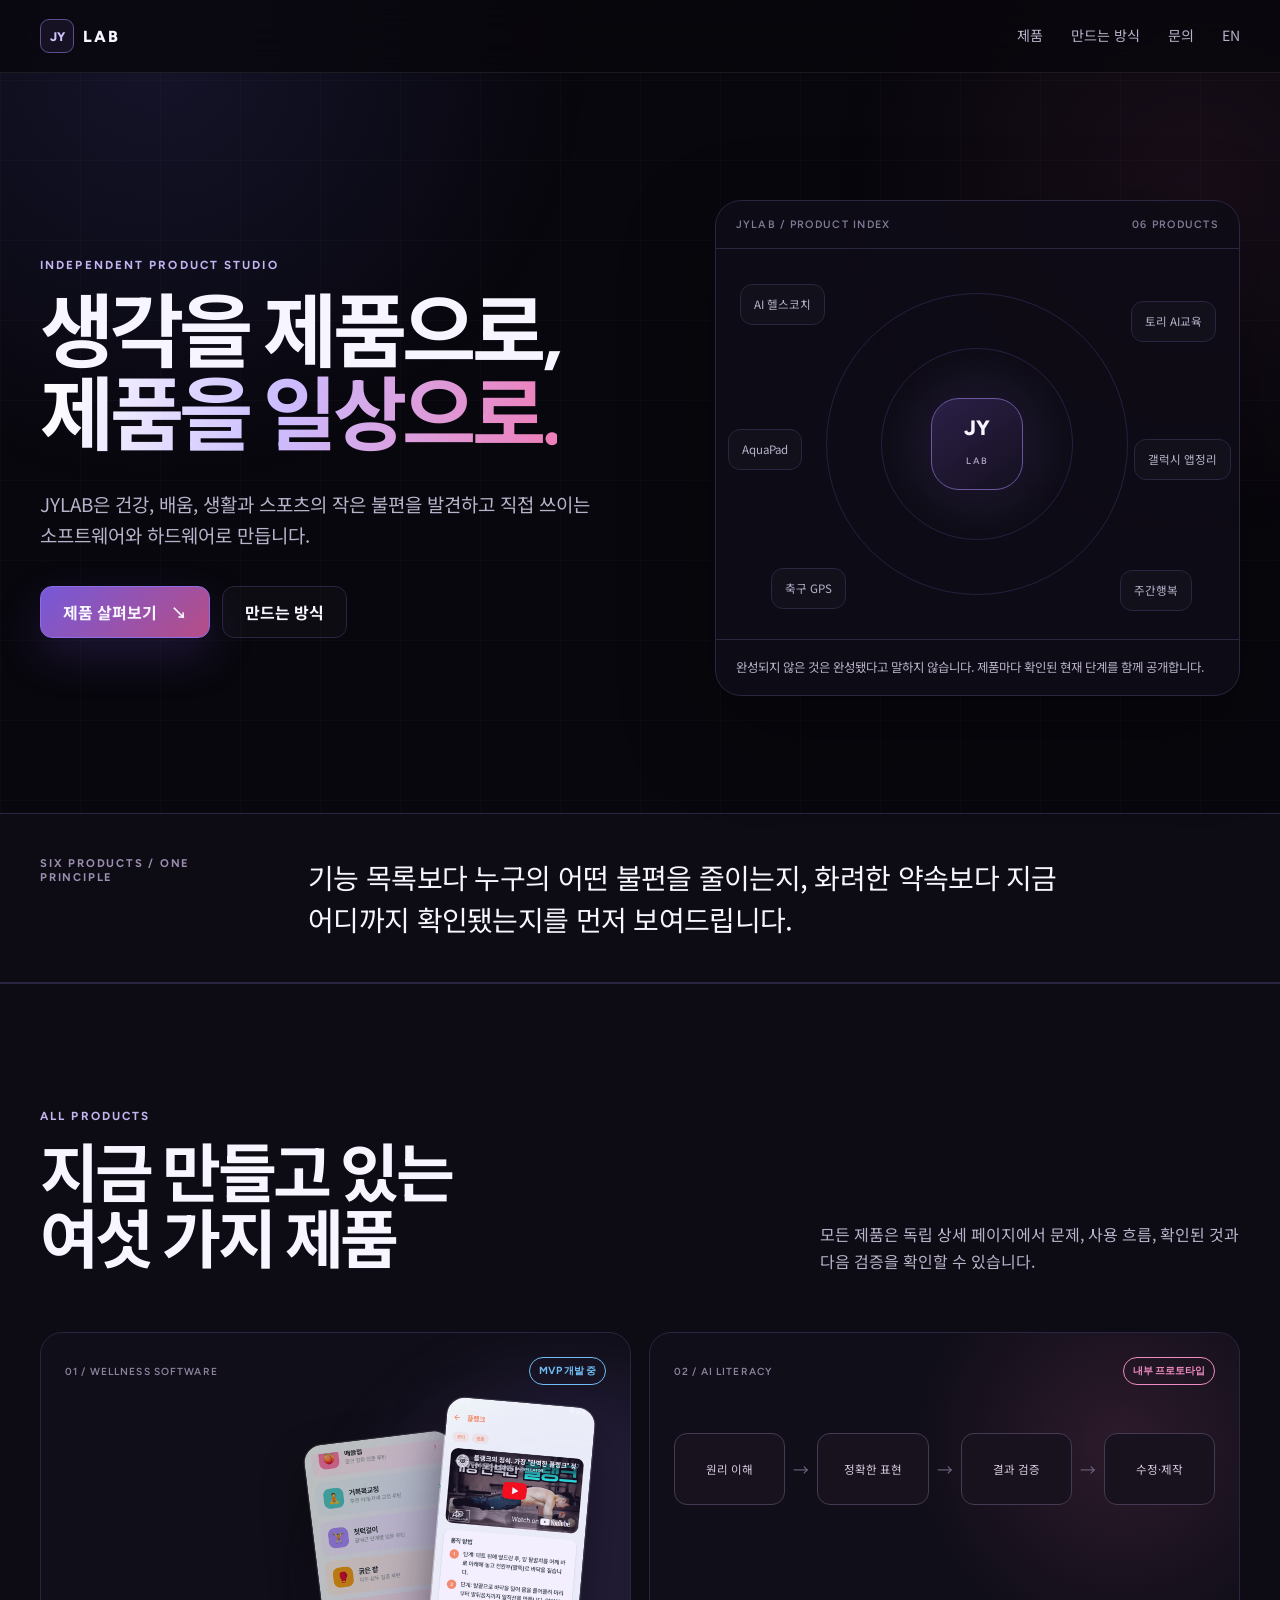
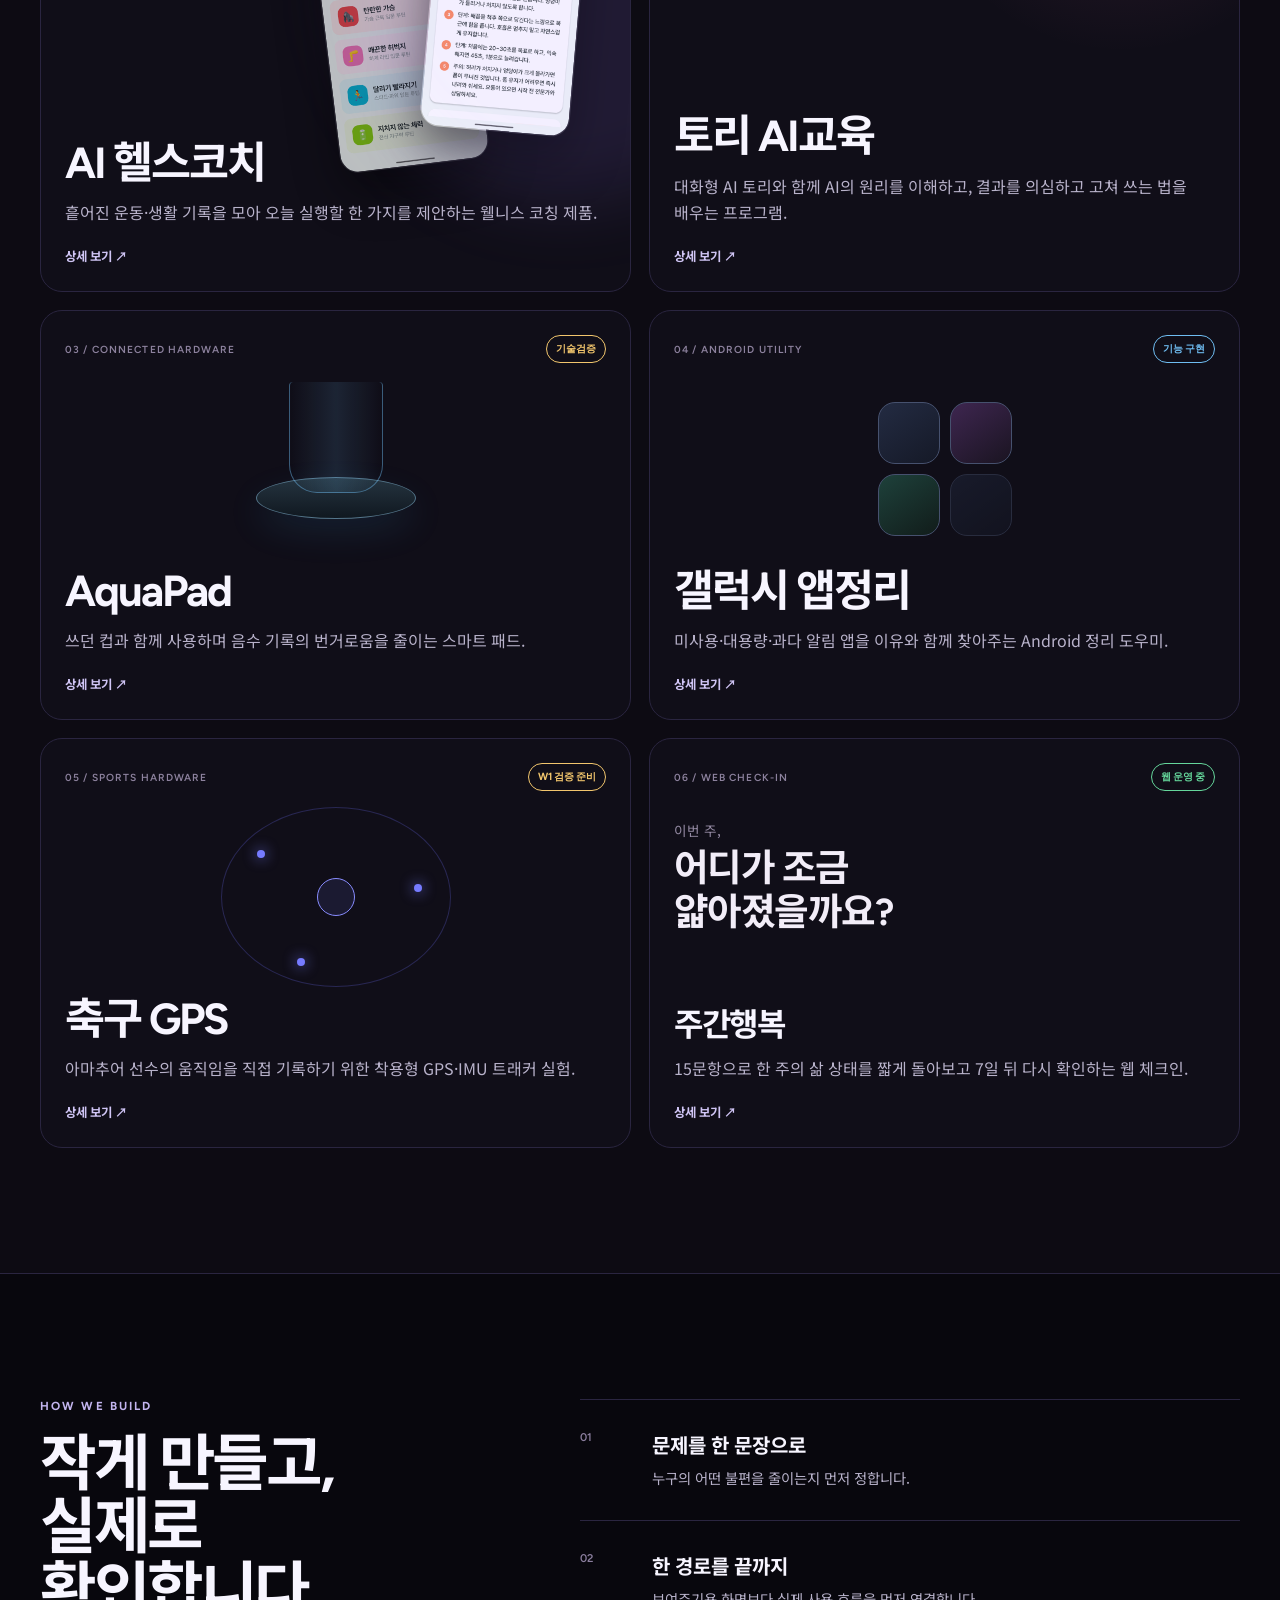
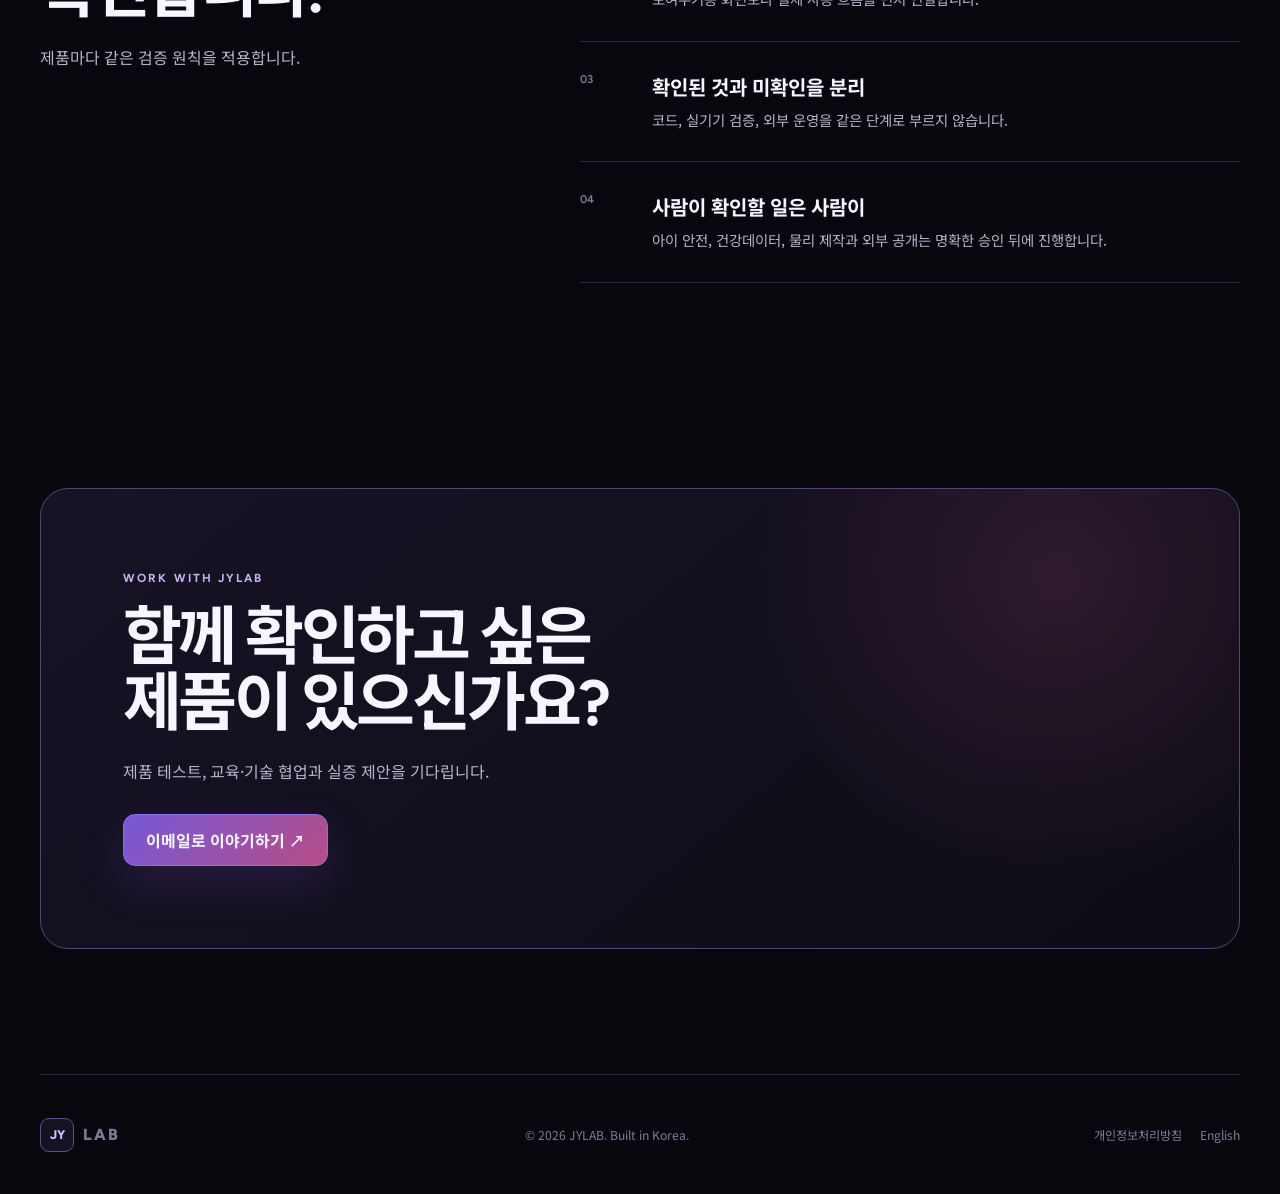
<file: index.html>
<!doctype html><html lang="ko"><head>
<meta charset="utf-8"><meta name="viewport" content="width=device-width,initial-scale=1"><title>JYLAB — 일상에 닿는 기술을 만듭니다</title><meta name="description" content="JYLAB은 건강, 배움, 생활과 스포츠의 불편을 실제로 쓰이는 제품으로 만듭니다."><link rel="canonical" href="https://jylab.kr/"><link rel="alternate" hreflang="ko" href="https://jylab.kr/"><link rel="alternate" hreflang="en" href="https://jylab.kr/en.html"><meta property="og:type" content="website"><meta property="og:url" content="https://jylab.kr/"><meta property="og:title" content="JYLAB — 일상에 닿는 기술을 만듭니다"><meta property="og:description" content="건강, 배움, 생활과 스포츠의 불편을 실제 제품으로 바꿉니다."><meta property="og:image" content="https://jylab.kr/assets/og-products.png"><meta name="twitter:card" content="summary_large_image"><link rel="preconnect" href="https://fonts.googleapis.com"><link rel="preconnect" href="https://fonts.gstatic.com" crossorigin><link href="https://fonts.googleapis.com/css2?family=Figtree:wght@500;600;700;800&amp;family=Noto+Sans+KR:wght@400;500;600;700&amp;display=swap" rel="stylesheet"><link rel="stylesheet" href="assets/site.css?v=20260820-2"><script type="application/ld+json">{"@context":"https://schema.org","@type":"Organization","name":"JYLAB","url":"https://jylab.kr/","description":"일상의 문제를 실제로 쓰이는 제품으로 만드는 독립 제품 스튜디오"}</script>
</head><body><a class="skip" href="#main">본문으로 바로가기</a><header class="topbar"><nav class="shell nav" aria-label="주요 메뉴"><a class="wordmark" href="#top"><span>JY</span>LAB</a><button class="menu" type="button" aria-expanded="false" aria-controls="nav-links">메뉴</button><div class="nav-links" id="nav-links"><a href="#products">제품</a><a href="#method">만드는 방식</a><a href="#contact">문의</a><a href="en.html">EN</a></div></nav></header>
<main id="main"><section class="hero product-hero" id="top"><div class="shell hero-layout"><div class="hero-copy reveal"><p class="kicker">INDEPENDENT PRODUCT STUDIO</p><h1>생각을 제품으로,<br><em>제품을 일상으로.</em></h1><p class="lead">JYLAB은 건강, 배움, 생활과 스포츠의 작은 불편을 발견하고 직접 쓰이는 소프트웨어와 하드웨어로 만듭니다.</p><div class="actions"><a class="button primary" href="#products">제품 살펴보기 <span aria-hidden="true">↘</span></a><a class="button ghost" href="#method">만드는 방식</a></div></div><div class="portfolio-board reveal" aria-label="JYLAB 여섯 제품"><div class="board-head"><span>JYLAB / PRODUCT INDEX</span><span>06 PRODUCTS</span></div><div class="product-orbit"><div class="orbit-center"><b>JY</b><small>LAB</small></div><a href="products/ai-health-coach.html" class="orbit-label o1">AI 헬스코치</a><a href="products/tori.html" class="orbit-label o2">토리 AI교육</a><a href="products/aquapad.html" class="orbit-label o3">AquaPad</a><a href="products/galaxy-organizer.html" class="orbit-label o4">갤럭시 앱정리</a><a href="products/soccer-gps.html" class="orbit-label o5">축구 GPS</a><a href="products/weekly-happiness.html" class="orbit-label o6">주간행복</a></div><p class="map-caption">완성되지 않은 것은 완성됐다고 말하지 않습니다. 제품마다 확인된 현재 단계를 함께 공개합니다.</p></div></div></section>
<section class="manifesto"><div class="shell statement reveal"><span>SIX PRODUCTS / ONE PRINCIPLE</span><p>기능 목록보다 누구의 어떤 불편을 줄이는지, 화려한 약속보다 지금 어디까지 확인됐는지를 먼저 보여드립니다.</p></div></section>
<section class="section products-section" id="products"><div class="shell"><div class="section-title reveal"><div><p class="kicker">ALL PRODUCTS</p><h2>지금 만들고 있는<br>여섯 가지 제품</h2></div><p>모든 제품은 독립 상세 페이지에서 문제, 사용 흐름, 확인된 것과 다음 검증을 확인할 수 있습니다.</p></div><div class="catalog-grid">
<a class="catalog-card catalog-feature health reveal" href="products/ai-health-coach.html"><div class="product-meta"><span>01 / WELLNESS SOFTWARE</span><b class="stage">MVP 개발 중</b></div><div class="phone-stack" aria-hidden="true"><img src="assets/app-goals.png" alt=""><img src="assets/app-workout.png" alt=""></div><div class="product-copy"><h3>AI 헬스코치</h3><p>흩어진 운동·생활 기록을 모아 오늘 실행할 한 가지를 제안하는 웰니스 코칭 제품.</p><span class="text-link">상세 보기 ↗</span></div></a>
<a class="catalog-card catalog-feature tori reveal" href="products/tori.html"><div class="product-meta"><span>02 / AI LITERACY</span><b class="stage pink">내부 프로토타입</b></div><div class="tori-path" aria-hidden="true"><span>원리 이해</span><i>→</i><span>정확한 표현</span><i>→</i><span>결과 검증</span><i>→</i><span>수정·제작</span></div><div class="product-copy"><h3>토리 AI교육</h3><p>대화형 AI 토리와 함께 AI의 원리를 이해하고, 결과를 의심하고 고쳐 쓰는 법을 배우는 프로그램.</p><span class="text-link">상세 보기 ↗</span></div></a>
<a class="catalog-card reveal" href="products/aquapad.html"><div class="product-meta"><span>03 / CONNECTED HARDWARE</span><b class="stage amber">기술검증</b></div><div class="mini-visual aqua-mini" aria-hidden="true"><span></span></div><div class="product-copy"><h3>AquaPad</h3><p>쓰던 컵과 함께 사용하며 음수 기록의 번거로움을 줄이는 스마트 패드.</p><span class="text-link">상세 보기 ↗</span></div></a>
<a class="catalog-card reveal" href="products/galaxy-organizer.html"><div class="product-meta"><span>04 / ANDROID UTILITY</span><b class="stage">기능 구현</b></div><div class="mini-visual galaxy-mini" aria-hidden="true"><span></span><span></span><span></span><span></span></div><div class="product-copy"><h3>갤럭시 앱정리</h3><p>미사용·대용량·과다 알림 앱을 이유와 함께 찾아주는 Android 정리 도우미.</p><span class="text-link">상세 보기 ↗</span></div></a>
<a class="catalog-card reveal" href="products/soccer-gps.html"><div class="product-meta"><span>05 / SPORTS HARDWARE</span><b class="stage amber">W1 검증 준비</b></div><div class="mini-visual gps-mini" aria-hidden="true"><span></span><i></i><i></i><i></i></div><div class="product-copy"><h3>축구 GPS</h3><p>아마추어 선수의 움직임을 직접 기록하기 위한 착용형 GPS·IMU 트래커 실험.</p><span class="text-link">상세 보기 ↗</span></div></a>
<a class="catalog-card happy reveal" href="products/weekly-happiness.html"><div class="product-meta"><span>06 / WEB CHECK-IN</span><b class="stage green">웹 운영 중</b></div><div class="weekly-visual" aria-hidden="true"><span>이번 주,<br><strong>어디가 조금<br>얇아졌을까요?</strong></span></div><div class="product-copy"><h3>주간행복</h3><p>15문항으로 한 주의 삶 상태를 짧게 돌아보고 7일 뒤 다시 확인하는 웹 체크인.</p><span class="text-link">상세 보기 ↗</span></div></a>
</div></div></section>
<section class="section proof-section" id="method"><div class="shell proof-layout"><div class="proof-head reveal"><p class="kicker">HOW WE BUILD</p><h2>작게 만들고,<br>실제로 확인합니다.</h2><p>제품마다 같은 검증 원칙을 적용합니다.</p></div><ol class="proof-steps"><li class="reveal"><span>01</span><div><h3>문제를 한 문장으로</h3><p>누구의 어떤 불편을 줄이는지 먼저 정합니다.</p></div></li><li class="reveal"><span>02</span><div><h3>한 경로를 끝까지</h3><p>보여주기용 화면보다 실제 사용 흐름을 먼저 연결합니다.</p></div></li><li class="reveal"><span>03</span><div><h3>확인된 것과 미확인을 분리</h3><p>코드, 실기기 검증, 외부 운영을 같은 단계로 부르지 않습니다.</p></div></li><li class="reveal"><span>04</span><div><h3>사람이 확인할 일은 사람이</h3><p>아이 안전, 건강데이터, 물리 제작과 외부 공개는 명확한 승인 뒤에 진행합니다.</p></div></li></ol></div></section>
<section class="section contact" id="contact"><div class="shell contact-box reveal"><p class="kicker">WORK WITH JYLAB</p><h2>함께 확인하고 싶은<br>제품이 있으신가요?</h2><p>제품 테스트, 교육·기술 협업과 실증 제안을 기다립니다.</p><a class="button primary" href="mailto:jaeyoon1725@gmail.com">이메일로 이야기하기 ↗</a></div></section></main><footer><div class="shell footer"><a class="wordmark" href="#top"><span>JY</span>LAB</a><p>© 2026 JYLAB. Built in Korea.</p><div><a href="privacy.html">개인정보처리방침</a><a href="en.html">English</a></div></div></footer><script src="assets/site.js?v=20260820-2"></script></body></html>
</file>
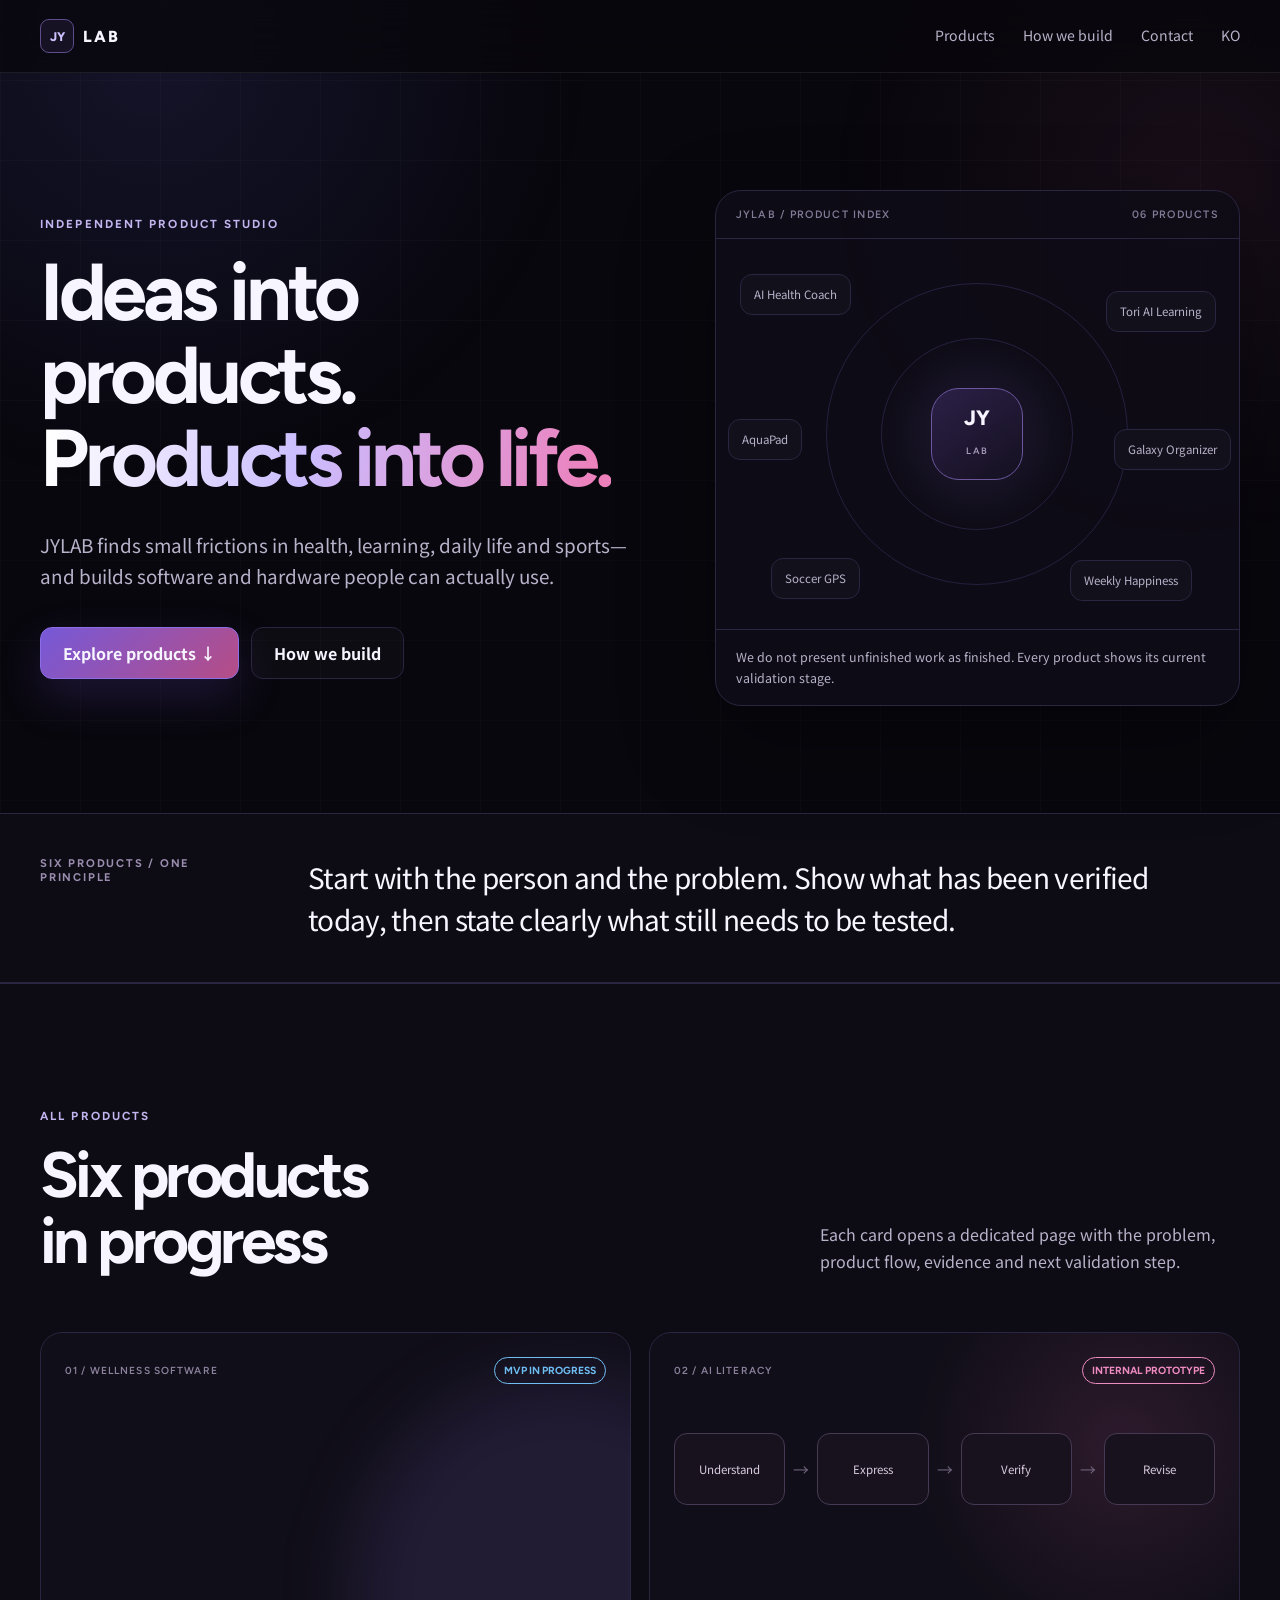
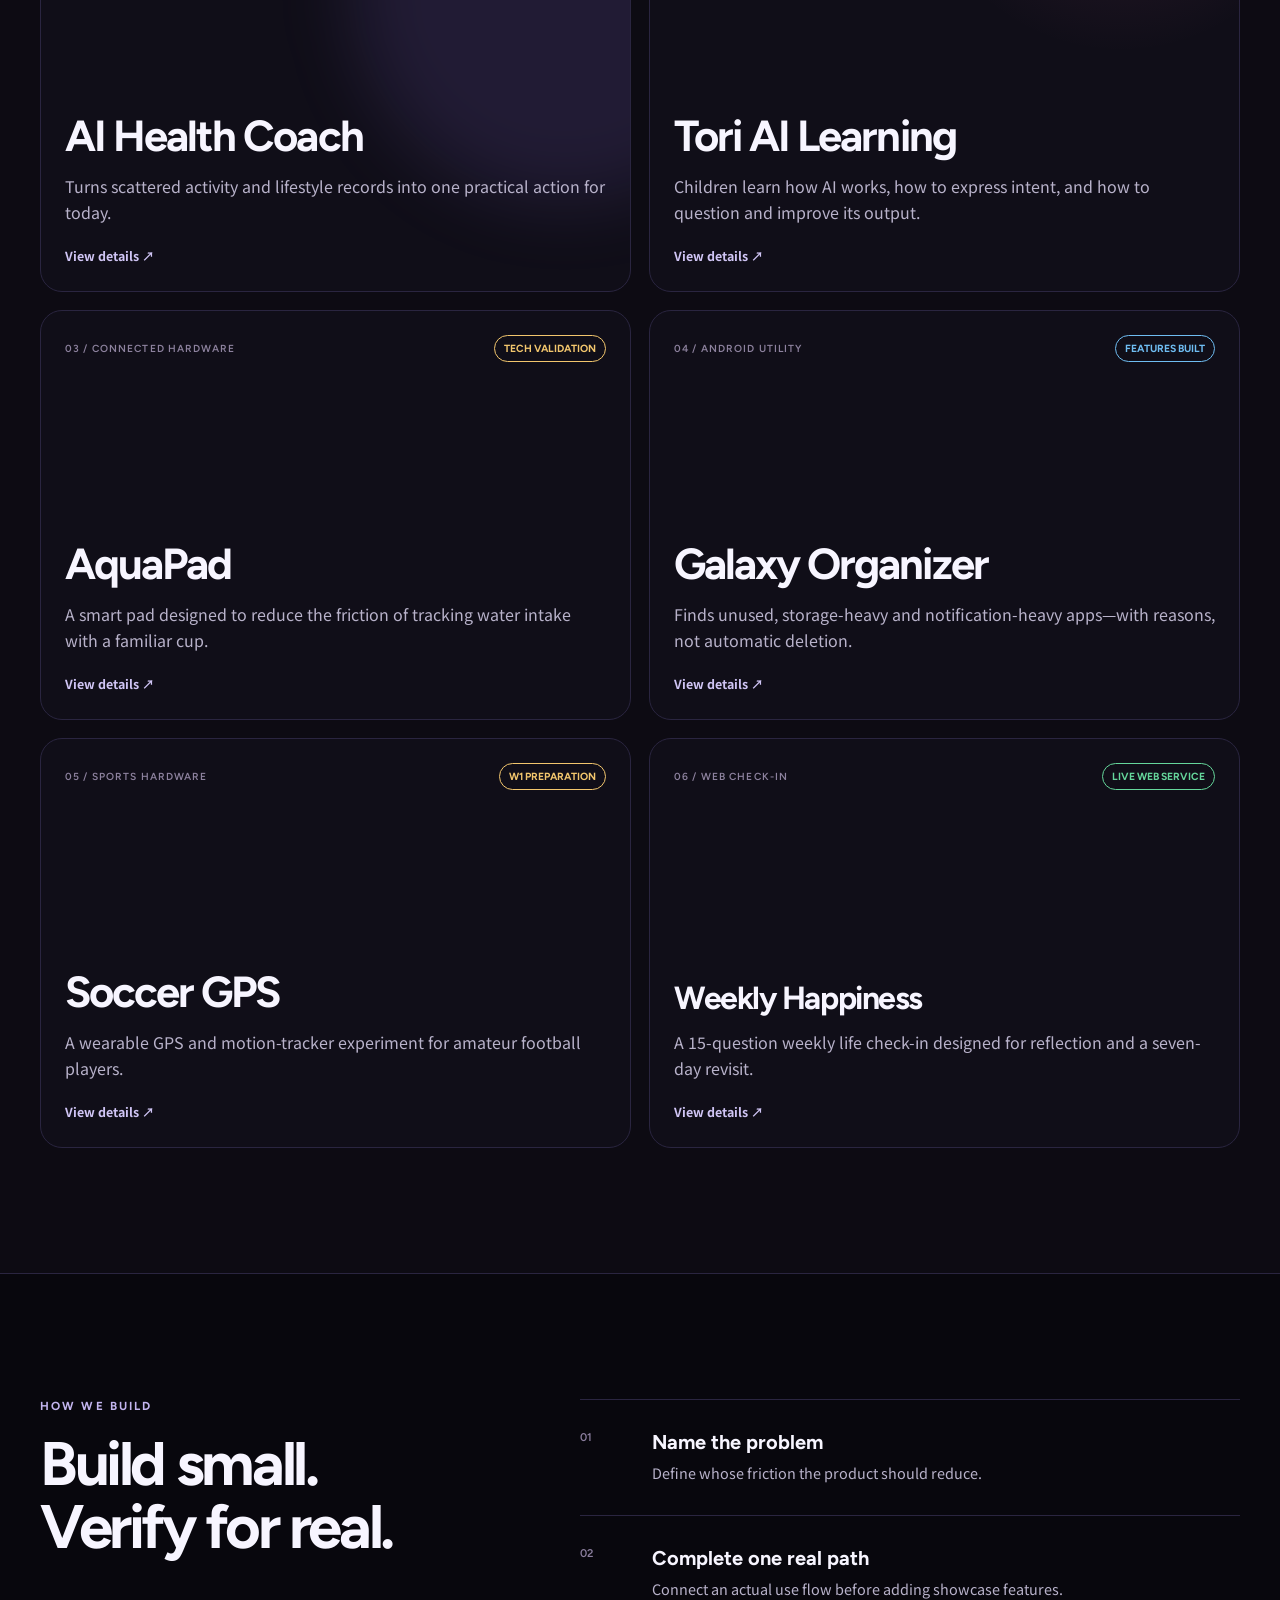
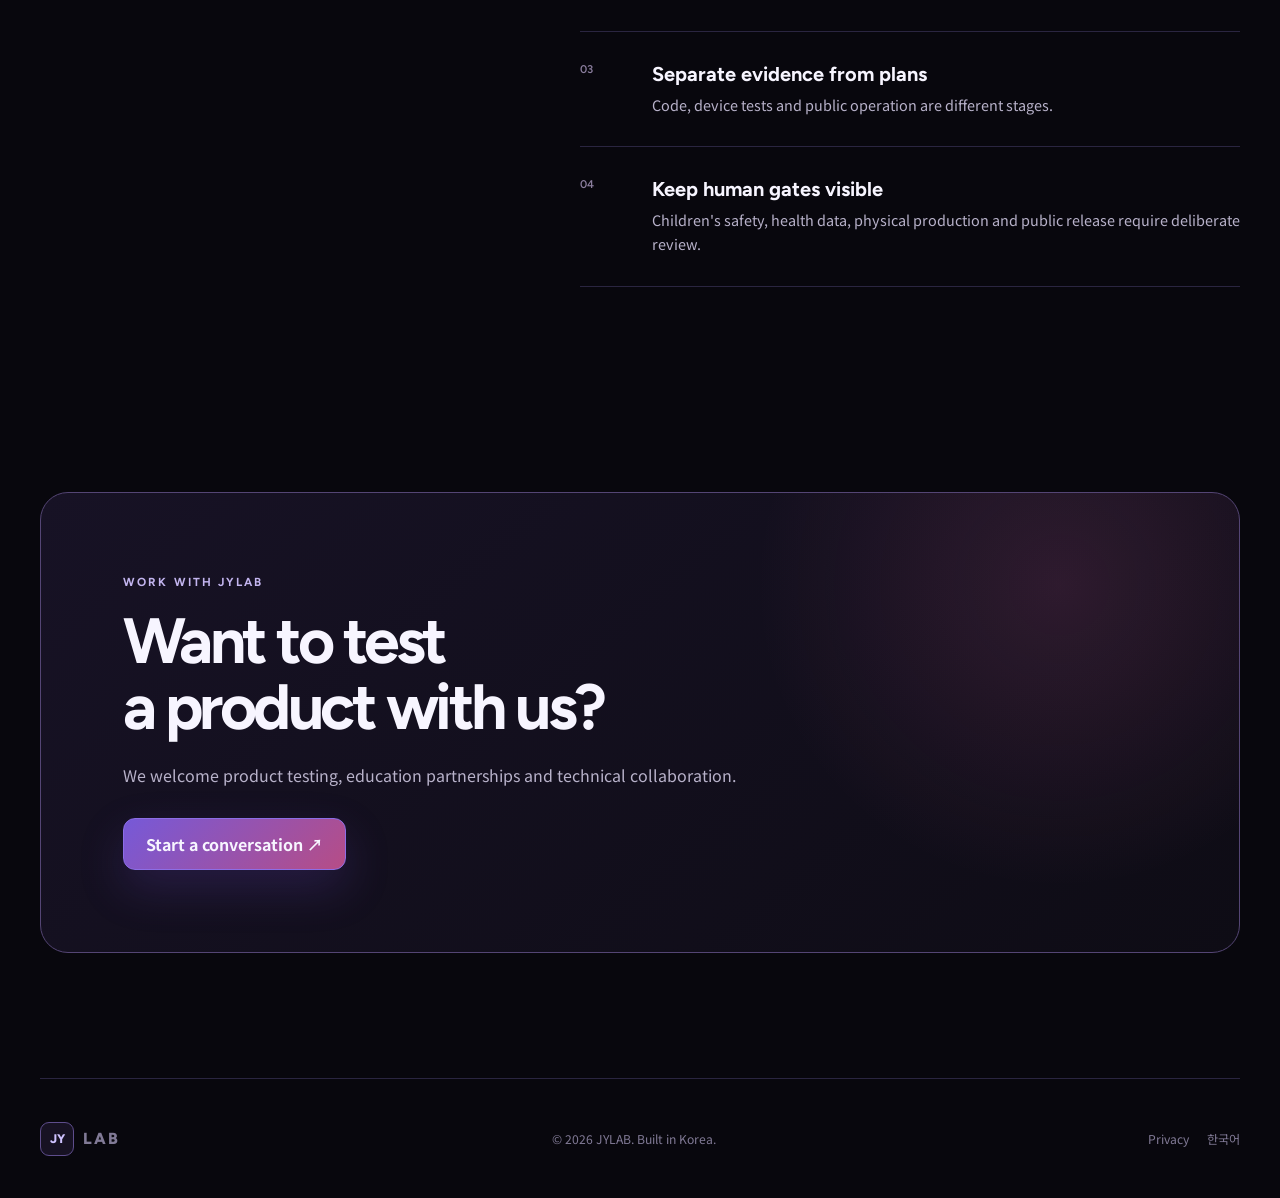
<file: en.html>
<!doctype html><html lang="en"><head><meta charset="utf-8"><meta name="viewport" content="width=device-width,initial-scale=1"><title>JYLAB — Products for everyday life</title><meta name="description" content="JYLAB turns everyday problems in health, learning, life and sports into usable products."><link rel="canonical" href="https://jylab.kr/en.html"><link rel="alternate" hreflang="ko" href="https://jylab.kr/"><link rel="alternate" hreflang="en" href="https://jylab.kr/en.html"><meta property="og:type" content="website"><meta property="og:url" content="https://jylab.kr/en.html"><meta property="og:title" content="JYLAB — Products for everyday life"><meta property="og:description" content="Six products, each with an honest view of what works today and what comes next."><meta property="og:image" content="https://jylab.kr/assets/og-products.png"><meta name="twitter:card" content="summary_large_image"><link rel="preconnect" href="https://fonts.googleapis.com"><link href="https://fonts.googleapis.com/css2?family=Figtree:wght@500;600;700;800&amp;family=Noto+Sans+KR:wght@400;500;600;700&amp;display=swap" rel="stylesheet"><link rel="stylesheet" href="assets/site.css?v=20260820-2"></head><body><a class="skip" href="#main">Skip to content</a><header class="topbar"><nav class="shell nav"><a class="wordmark" href="#top"><span>JY</span>LAB</a><button class="menu" type="button" aria-expanded="false" aria-controls="nav-links">Menu</button><div class="nav-links" id="nav-links"><a href="#products">Products</a><a href="#method">How we build</a><a href="#contact">Contact</a><a href="index.html">KO</a></div></nav></header><main id="main">
<section class="hero product-hero" id="top"><div class="shell hero-layout"><div class="hero-copy reveal"><p class="kicker">INDEPENDENT PRODUCT STUDIO</p><h1>Ideas into products.<br><em>Products into life.</em></h1><p class="lead">JYLAB finds small frictions in health, learning, daily life and sports—and builds software and hardware people can actually use.</p><div class="actions"><a class="button primary" href="#products">Explore products ↓</a><a class="button ghost" href="#method">How we build</a></div></div><div class="portfolio-board reveal"><div class="board-head"><span>JYLAB / PRODUCT INDEX</span><span>06 PRODUCTS</span></div><div class="product-orbit"><div class="orbit-center"><b>JY</b><small>LAB</small></div><a href="products/ai-health-coach.html" class="orbit-label o1">AI Health Coach</a><a href="products/tori.html" class="orbit-label o2">Tori AI Learning</a><a href="products/aquapad.html" class="orbit-label o3">AquaPad</a><a href="products/galaxy-organizer.html" class="orbit-label o4">Galaxy Organizer</a><a href="products/soccer-gps.html" class="orbit-label o5">Soccer GPS</a><a href="products/weekly-happiness.html" class="orbit-label o6">Weekly Happiness</a></div><p class="map-caption">We do not present unfinished work as finished. Every product shows its current validation stage.</p></div></div></section>
<section class="manifesto"><div class="shell statement reveal"><span>SIX PRODUCTS / ONE PRINCIPLE</span><p>Start with the person and the problem. Show what has been verified today, then state clearly what still needs to be tested.</p></div></section>
<section class="section products-section" id="products"><div class="shell"><div class="section-title reveal"><div><p class="kicker">ALL PRODUCTS</p><h2>Six products<br>in progress</h2></div><p>Each card opens a dedicated page with the problem, product flow, evidence and next validation step.</p></div><div class="catalog-grid">
<a class="catalog-card catalog-feature health reveal" href="products/ai-health-coach.html"><div class="product-meta"><span>01 / WELLNESS SOFTWARE</span><b class="stage">MVP IN PROGRESS</b></div><div class="product-copy"><h3>AI Health Coach</h3><p>Turns scattered activity and lifestyle records into one practical action for today.</p><span class="text-link">View details ↗</span></div></a>
<a class="catalog-card catalog-feature tori reveal" href="products/tori.html"><div class="product-meta"><span>02 / AI LITERACY</span><b class="stage pink">INTERNAL PROTOTYPE</b></div><div class="tori-path"><span>Understand</span><i>→</i><span>Express</span><i>→</i><span>Verify</span><i>→</i><span>Revise</span></div><div class="product-copy"><h3>Tori AI Learning</h3><p>Children learn how AI works, how to express intent, and how to question and improve its output.</p><span class="text-link">View details ↗</span></div></a>
<a class="catalog-card reveal" href="products/aquapad.html"><div class="product-meta"><span>03 / CONNECTED HARDWARE</span><b class="stage amber">TECH VALIDATION</b></div><div class="product-copy"><h3>AquaPad</h3><p>A smart pad designed to reduce the friction of tracking water intake with a familiar cup.</p><span class="text-link">View details ↗</span></div></a>
<a class="catalog-card reveal" href="products/galaxy-organizer.html"><div class="product-meta"><span>04 / ANDROID UTILITY</span><b class="stage">FEATURES BUILT</b></div><div class="product-copy"><h3>Galaxy Organizer</h3><p>Finds unused, storage-heavy and notification-heavy apps—with reasons, not automatic deletion.</p><span class="text-link">View details ↗</span></div></a>
<a class="catalog-card reveal" href="products/soccer-gps.html"><div class="product-meta"><span>05 / SPORTS HARDWARE</span><b class="stage amber">W1 PREPARATION</b></div><div class="product-copy"><h3>Soccer GPS</h3><p>A wearable GPS and motion-tracker experiment for amateur football players.</p><span class="text-link">View details ↗</span></div></a>
<a class="catalog-card happy reveal" href="products/weekly-happiness.html"><div class="product-meta"><span>06 / WEB CHECK-IN</span><b class="stage green">LIVE WEB SERVICE</b></div><div class="product-copy"><h3>Weekly Happiness</h3><p>A 15-question weekly life check-in designed for reflection and a seven-day revisit.</p><span class="text-link">View details ↗</span></div></a>
</div></div></section>
<section class="section proof-section" id="method"><div class="shell proof-layout"><div class="proof-head reveal"><p class="kicker">HOW WE BUILD</p><h2>Build small.<br>Verify for real.</h2></div><ol class="proof-steps"><li><span>01</span><div><h3>Name the problem</h3><p>Define whose friction the product should reduce.</p></div></li><li><span>02</span><div><h3>Complete one real path</h3><p>Connect an actual use flow before adding showcase features.</p></div></li><li><span>03</span><div><h3>Separate evidence from plans</h3><p>Code, device tests and public operation are different stages.</p></div></li><li><span>04</span><div><h3>Keep human gates visible</h3><p>Children's safety, health data, physical production and public release require deliberate review.</p></div></li></ol></div></section>
<section class="section contact" id="contact"><div class="shell contact-box reveal"><p class="kicker">WORK WITH JYLAB</p><h2>Want to test<br>a product with us?</h2><p>We welcome product testing, education partnerships and technical collaboration.</p><a class="button primary" href="mailto:jaeyoon1725@gmail.com">Start a conversation ↗</a></div></section></main><footer><div class="shell footer"><a class="wordmark" href="#top"><span>JY</span>LAB</a><p>© 2026 JYLAB. Built in Korea.</p><div><a href="privacy-en.html">Privacy</a><a href="index.html">한국어</a></div></div></footer><script src="assets/site.js?v=20260820-2"></script></body></html>
</file>
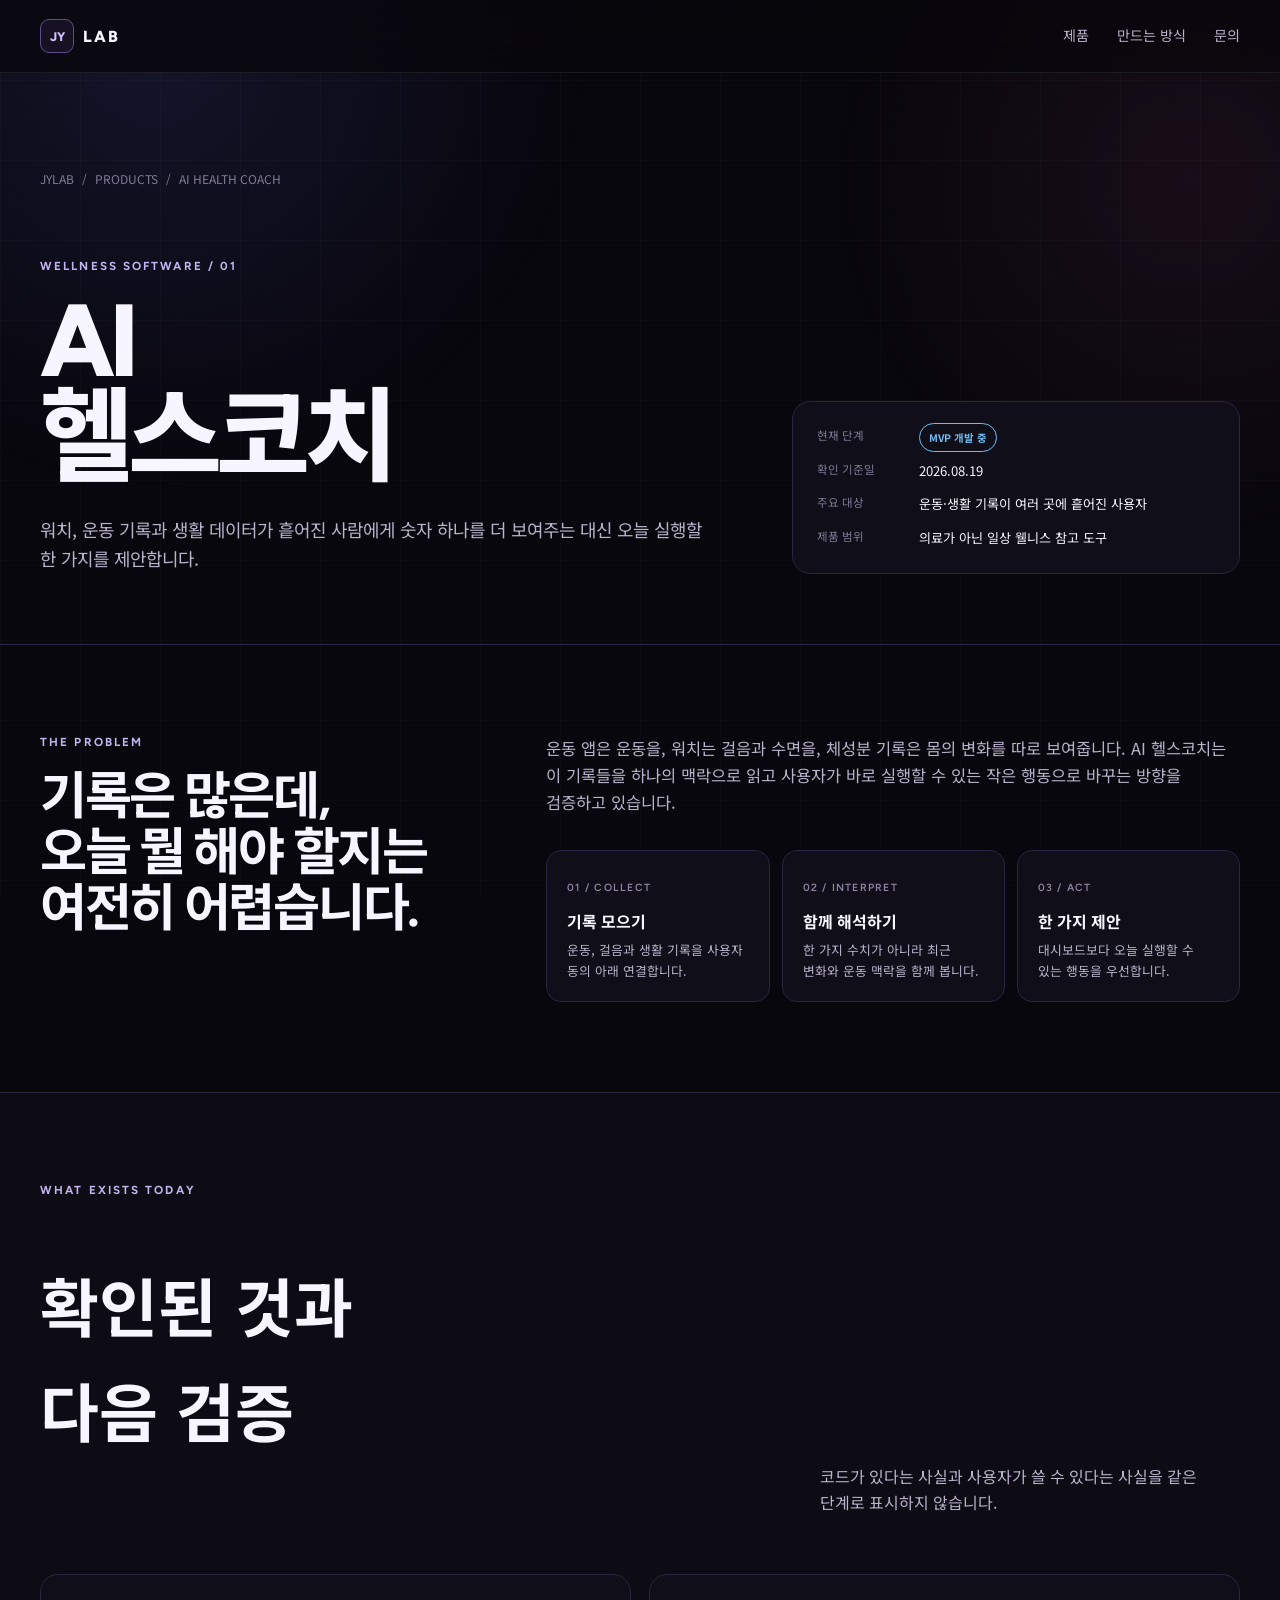
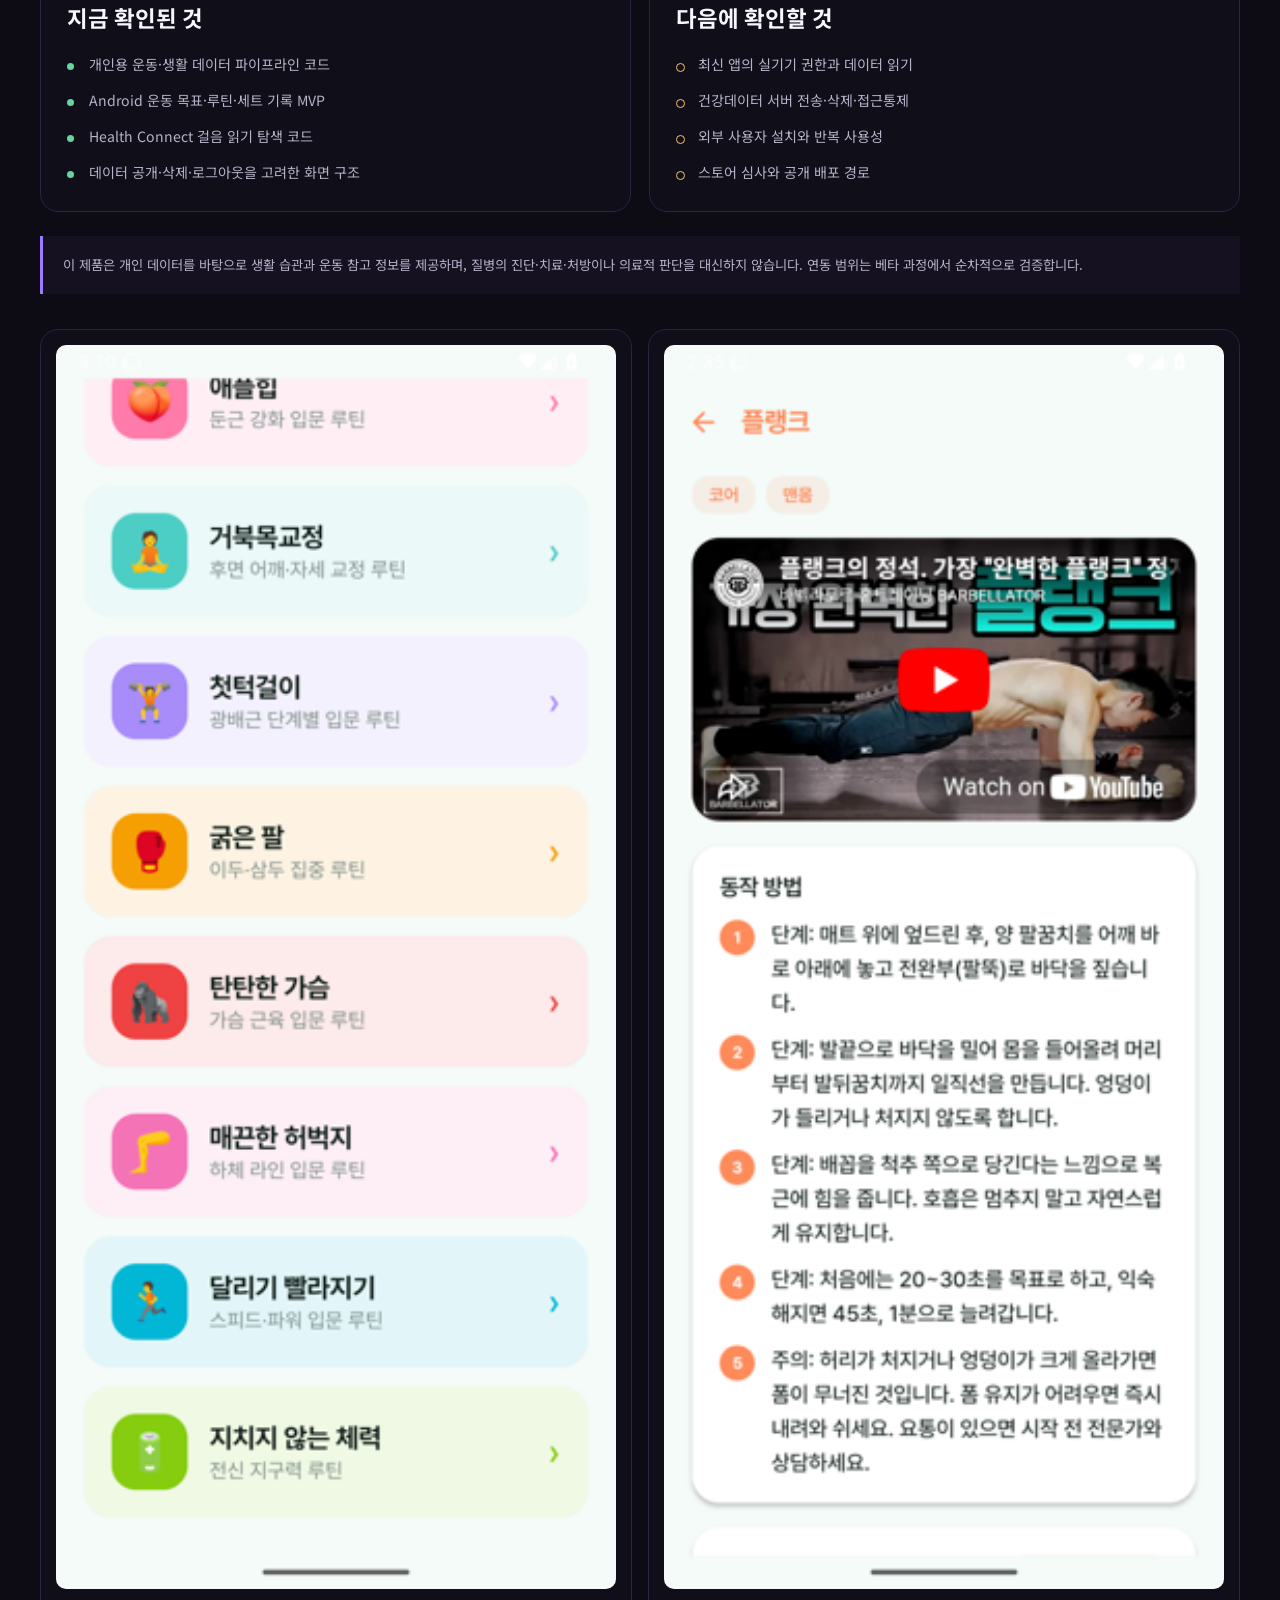
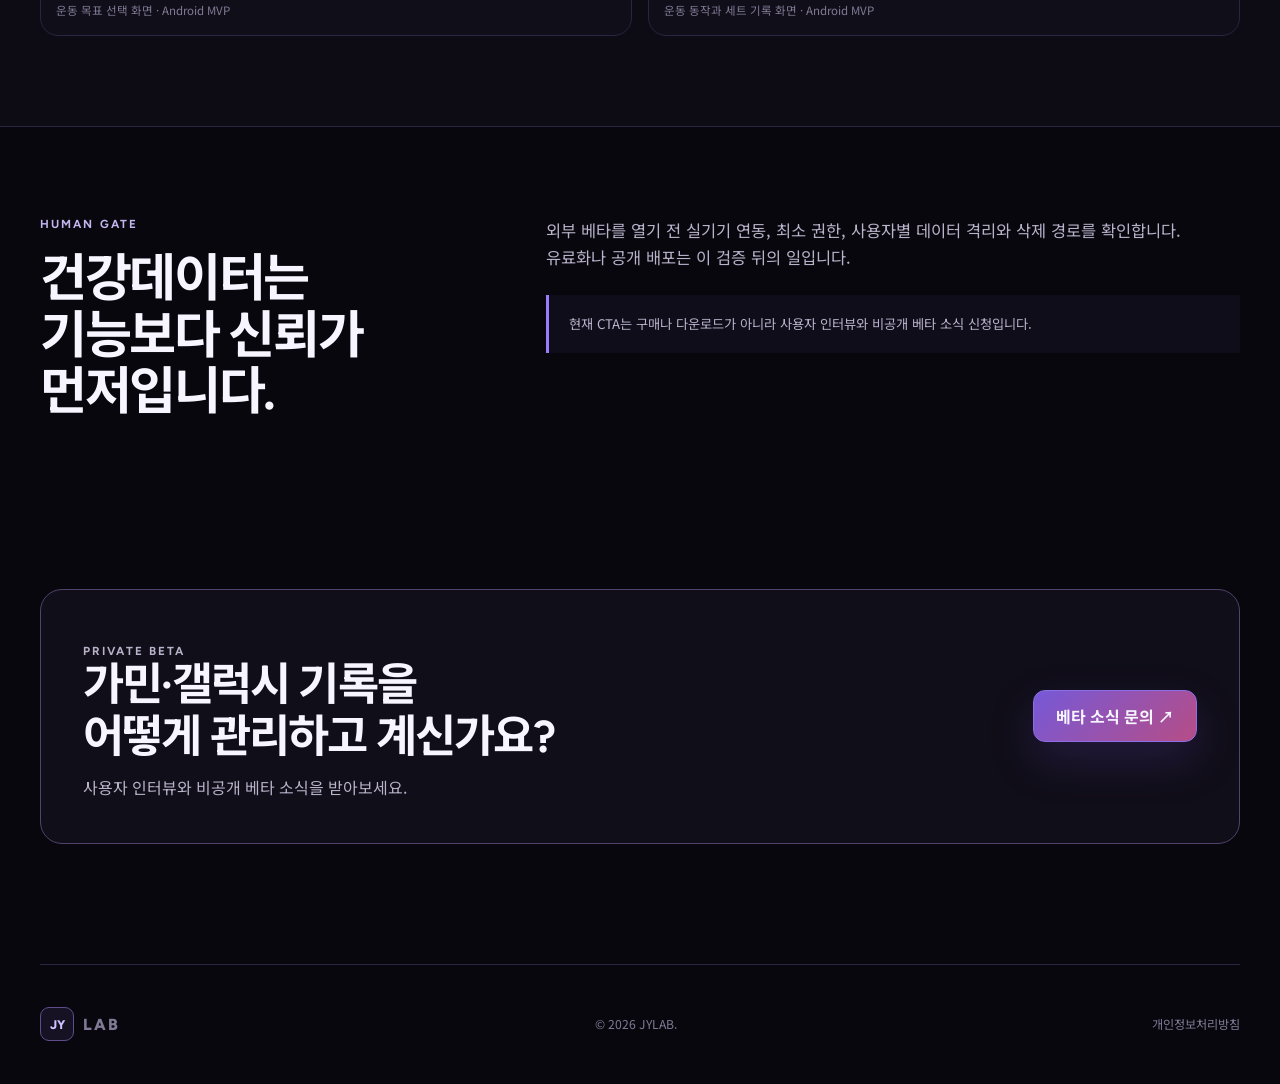
<file: products/ai-health-coach.html>
<!doctype html><html lang="ko"><head>
<meta charset="utf-8"><meta name="viewport" content="width=device-width,initial-scale=1">
<title>AI 헬스코치 — JYLAB</title><meta name="description" content="흩어진 운동과 생활 기록을 오늘 실행할 한 가지로 바꾸는 JYLAB의 웰니스 코칭 제품입니다.">
<link rel="canonical" href="https://jylab.kr/products/ai-health-coach.html"><meta property="og:type" content="product"><meta property="og:url" content="https://jylab.kr/products/ai-health-coach.html"><meta property="og:title" content="AI 헬스코치 — JYLAB"><meta property="og:description" content="운동·생활 기록을 모아 오늘의 행동을 제안하는 웰니스 코칭 MVP."><meta property="og:image" content="https://jylab.kr/assets/og-products.png"><meta name="twitter:card" content="summary_large_image">
<link rel="preconnect" href="https://fonts.googleapis.com"><link rel="preconnect" href="https://fonts.gstatic.com" crossorigin><link href="https://fonts.googleapis.com/css2?family=Figtree:wght@500;600;700;800&amp;family=Noto+Sans+KR:wght@400;500;600;700&amp;display=swap" rel="stylesheet"><link rel="stylesheet" href="../assets/site.css?v=20260820-2">
<script type="application/ld+json">{"@context":"https://schema.org","@type":"Product","name":"AI 헬스코치","brand":{"@type":"Brand","name":"JYLAB"},"description":"운동·생활 기록을 바탕으로 생활 습관과 운동 참고 정보를 제공하는 웰니스 코칭 MVP"}</script></head><body>
<a class="skip" href="#main">본문으로 바로가기</a><header class="topbar"><nav class="shell nav" aria-label="주요 메뉴"><a class="wordmark" href="../index.html"><span>JY</span>LAB</a><button class="menu" type="button" aria-expanded="false" aria-controls="nav-links">메뉴</button><div class="nav-links" id="nav-links"><a href="../index.html#products">제품</a><a href="../index.html#method">만드는 방식</a><a href="mailto:jaeyoon1725@gmail.com">문의</a></div></nav></header>
<main id="main"><section class="detail-hero"><div class="shell"><div class="breadcrumb"><a href="../index.html">JYLAB</a><span>/</span><a href="../index.html#products">PRODUCTS</a><span>/</span><span>AI HEALTH COACH</span></div><div class="detail-grid"><div class="reveal"><p class="kicker">WELLNESS SOFTWARE / 01</p><h1>AI<br>헬스코치</h1><p class="lede">워치, 운동 기록과 생활 데이터가 흩어진 사람에게 숫자 하나를 더 보여주는 대신 오늘 실행할 한 가지를 제안합니다.</p></div><aside class="status-panel reveal"><dl><dt>현재 단계</dt><dd><b class="stage">MVP 개발 중</b></dd><dt>확인 기준일</dt><dd>2026.08.19</dd><dt>주요 대상</dt><dd>운동·생활 기록이 여러 곳에 흩어진 사용자</dd><dt>제품 범위</dt><dd>의료가 아닌 일상 웰니스 참고 도구</dd></dl></aside></div></div></section>
<section class="detail-section"><div class="shell detail-two"><div class="reveal"><p class="kicker">THE PROBLEM</p><h2>기록은 많은데,<br>오늘 뭘 해야 할지는<br>여전히 어렵습니다.</h2></div><div class="detail-body reveal"><p>운동 앱은 운동을, 워치는 걸음과 수면을, 체성분 기록은 몸의 변화를 따로 보여줍니다. AI 헬스코치는 이 기록들을 하나의 맥락으로 읽고 사용자가 바로 실행할 수 있는 작은 행동으로 바꾸는 방향을 검증하고 있습니다.</p><div class="flow-grid"><article class="flow-card"><span>01 / COLLECT</span><h3>기록 모으기</h3><p>운동, 걸음과 생활 기록을 사용자 동의 아래 연결합니다.</p></article><article class="flow-card"><span>02 / INTERPRET</span><h3>함께 해석하기</h3><p>한 가지 수치가 아니라 최근 변화와 운동 맥락을 함께 봅니다.</p></article><article class="flow-card"><span>03 / ACT</span><h3>한 가지 제안</h3><p>대시보드보다 오늘 실행할 수 있는 행동을 우선합니다.</p></article></div></div></div></section>
<section class="detail-section alt"><div class="shell"><div class="section-title reveal"><div><p class="kicker">WHAT EXISTS TODAY</p><h2>확인된 것과<br>다음 검증</h2></div><p>코드가 있다는 사실과 사용자가 쓸 수 있다는 사실을 같은 단계로 표시하지 않습니다.</p></div><div class="evidence-grid"><article class="evidence-card reveal"><h3>지금 확인된 것</h3><ul><li>개인용 운동·생활 데이터 파이프라인 코드</li><li>Android 운동 목표·루틴·세트 기록 MVP</li><li>Health Connect 걸음 읽기 탐색 코드</li><li>데이터 공개·삭제·로그아웃을 고려한 화면 구조</li></ul></article><article class="evidence-card next reveal"><h3>다음에 확인할 것</h3><ul><li>최신 앱의 실기기 권한과 데이터 읽기</li><li>건강데이터 서버 전송·삭제·접근통제</li><li>외부 사용자 설치와 반복 사용성</li><li>스토어 심사와 공개 배포 경로</li></ul></article></div><div class="notice reveal">이 제품은 개인 데이터를 바탕으로 생활 습관과 운동 참고 정보를 제공하며, 질병의 진단·치료·처방이나 의료적 판단을 대신하지 않습니다. 연동 범위는 베타 과정에서 순차적으로 검증합니다.</div><div class="detail-media"><figure class="reveal"><img src="../assets/app-goals.png" alt="AI 헬스코치에서 운동 목표를 선택하는 화면"><figcaption>운동 목표 선택 화면 · Android MVP</figcaption></figure><figure class="reveal"><img src="../assets/app-workout.png" alt="AI 헬스코치 운동 동작과 세트 기록 화면"><figcaption>운동 동작과 세트 기록 화면 · Android MVP</figcaption></figure></div></div></section>
<section class="detail-section"><div class="shell detail-two"><div class="reveal"><p class="kicker">HUMAN GATE</p><h2>건강데이터는<br>기능보다 신뢰가<br>먼저입니다.</h2></div><div class="detail-body reveal"><p>외부 베타를 열기 전 실기기 연동, 최소 권한, 사용자별 데이터 격리와 삭제 경로를 확인합니다. 유료화나 공개 배포는 이 검증 뒤의 일입니다.</p><div class="notice">현재 CTA는 구매나 다운로드가 아니라 사용자 인터뷰와 비공개 베타 소식 신청입니다.</div></div></div></section>
<section class="detail-cta"><div class="shell detail-cta-box reveal"><div><p class="kicker">PRIVATE BETA</p><h2>가민·갤럭시 기록을<br>어떻게 관리하고 계신가요?</h2><p>사용자 인터뷰와 비공개 베타 소식을 받아보세요.</p></div><a class="button primary" href="mailto:jaeyoon1725@gmail.com?subject=AI%20헬스코치%20베타%20문의">베타 소식 문의 ↗</a></div></section></main>
<footer><div class="shell footer"><a class="wordmark" href="../index.html"><span>JY</span>LAB</a><p>© 2026 JYLAB.</p><div><a href="../privacy.html">개인정보처리방침</a></div></div></footer><script src="../assets/site.js?v=20260820-2"></script></body></html>
</file>
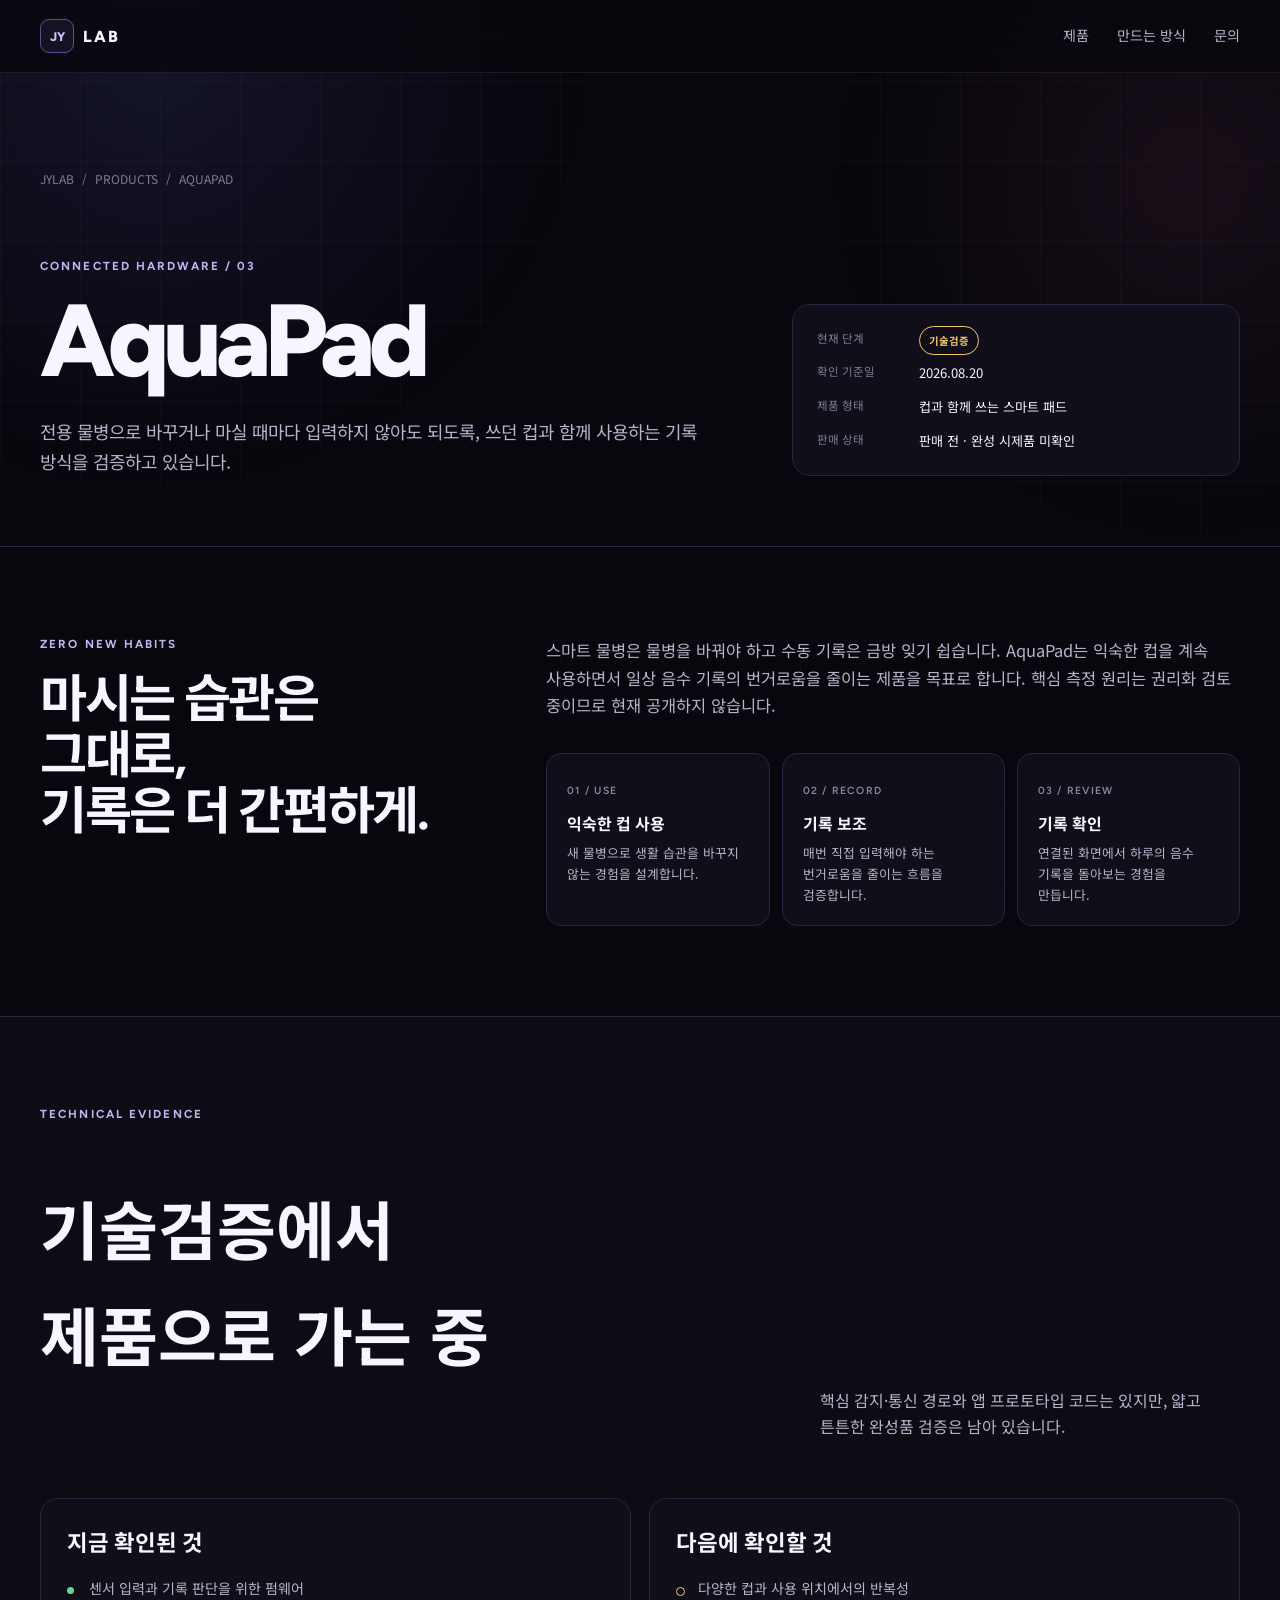
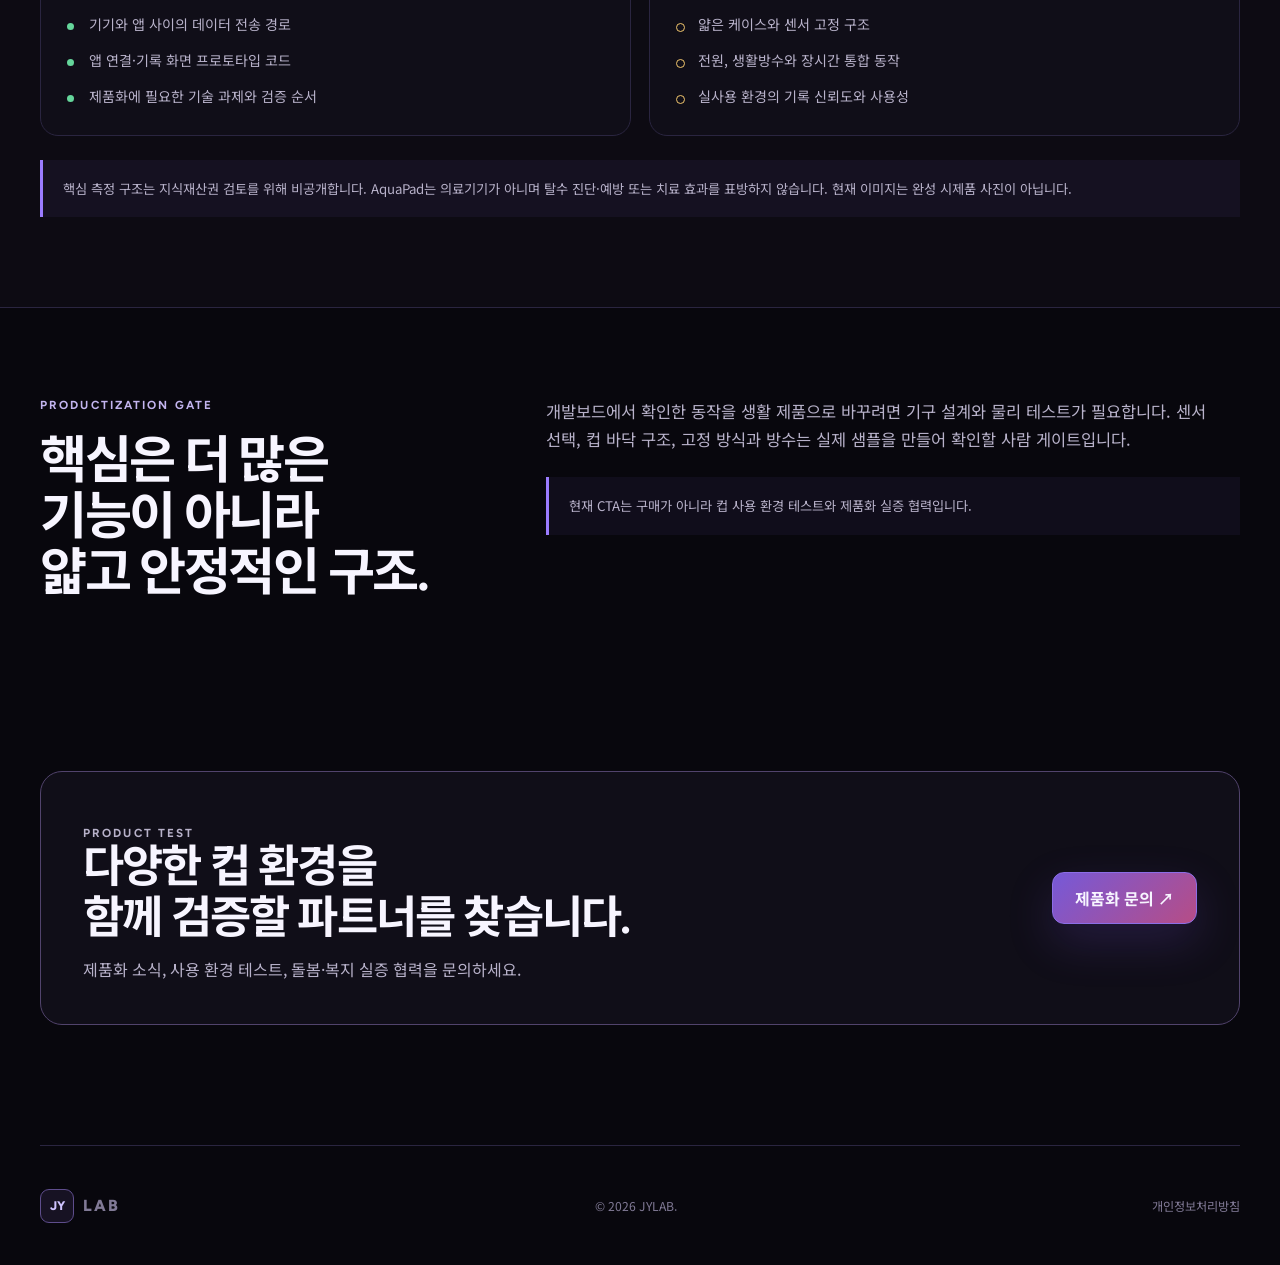
<file: products/aquapad.html>
<!doctype html><html lang="ko"><head>
<meta charset="utf-8"><meta name="viewport" content="width=device-width,initial-scale=1">
<title>AquaPad — JYLAB</title><meta name="description" content="쓰던 컵과 함께 사용하며 음수 기록의 번거로움을 줄이는 JYLAB의 스마트 패드 기술검증 프로젝트입니다.">
<link rel="canonical" href="https://jylab.kr/products/aquapad.html"><meta property="og:type" content="product"><meta property="og:url" content="https://jylab.kr/products/aquapad.html"><meta property="og:title" content="AquaPad — JYLAB"><meta property="og:description" content="쓰던 컵 그대로, 음수 기록의 번거로움을 줄이는 스마트 패드."><meta property="og:image" content="https://jylab.kr/assets/og-products.png"><meta name="twitter:card" content="summary_large_image">
<link rel="preconnect" href="https://fonts.googleapis.com"><link rel="preconnect" href="https://fonts.gstatic.com" crossorigin><link href="https://fonts.googleapis.com/css2?family=Figtree:wght@500;600;700;800&amp;family=Noto+Sans+KR:wght@400;500;600;700&amp;display=swap" rel="stylesheet"><link rel="stylesheet" href="../assets/site.css?v=20260820-2">
<script type="application/ld+json">{"@context":"https://schema.org","@type":"Product","name":"AquaPad","brand":{"@type":"Brand","name":"JYLAB"},"description":"쓰던 컵과 함께 사용하며 음수 기록의 번거로움을 줄이는 스마트 패드 기술검증 프로젝트"}</script></head><body>
<a class="skip" href="#main">본문으로 바로가기</a><header class="topbar"><nav class="shell nav" aria-label="주요 메뉴"><a class="wordmark" href="../index.html"><span>JY</span>LAB</a><button class="menu" type="button" aria-expanded="false" aria-controls="nav-links">메뉴</button><div class="nav-links" id="nav-links"><a href="../index.html#products">제품</a><a href="../index.html#method">만드는 방식</a><a href="mailto:jaeyoon1725@gmail.com">문의</a></div></nav></header>
<main id="main"><section class="detail-hero"><div class="shell"><div class="breadcrumb"><a href="../index.html">JYLAB</a><span>/</span><a href="../index.html#products">PRODUCTS</a><span>/</span><span>AQUAPAD</span></div><div class="detail-grid"><div class="reveal"><p class="kicker">CONNECTED HARDWARE / 03</p><h1>AquaPad</h1><p class="lede">전용 물병으로 바꾸거나 마실 때마다 입력하지 않아도 되도록, 쓰던 컵과 함께 사용하는 기록 방식을 검증하고 있습니다.</p></div><aside class="status-panel reveal"><dl><dt>현재 단계</dt><dd><b class="stage amber">기술검증</b></dd><dt>확인 기준일</dt><dd>2026.08.20</dd><dt>제품 형태</dt><dd>컵과 함께 쓰는 스마트 패드</dd><dt>판매 상태</dt><dd>판매 전 · 완성 시제품 미확인</dd></dl></aside></div></div></section>
<section class="detail-section"><div class="shell detail-two"><div class="reveal"><p class="kicker">ZERO NEW HABITS</p><h2>마시는 습관은<br>그대로,<br>기록은 더 간편하게.</h2></div><div class="detail-body reveal"><p>스마트 물병은 물병을 바꿔야 하고 수동 기록은 금방 잊기 쉽습니다. AquaPad는 익숙한 컵을 계속 사용하면서 일상 음수 기록의 번거로움을 줄이는 제품을 목표로 합니다. 핵심 측정 원리는 권리화 검토 중이므로 현재 공개하지 않습니다.</p><div class="flow-grid"><article class="flow-card"><span>01 / USE</span><h3>익숙한 컵 사용</h3><p>새 물병으로 생활 습관을 바꾸지 않는 경험을 설계합니다.</p></article><article class="flow-card"><span>02 / RECORD</span><h3>기록 보조</h3><p>매번 직접 입력해야 하는 번거로움을 줄이는 흐름을 검증합니다.</p></article><article class="flow-card"><span>03 / REVIEW</span><h3>기록 확인</h3><p>연결된 화면에서 하루의 음수 기록을 돌아보는 경험을 만듭니다.</p></article></div></div></div></section>
<section class="detail-section alt"><div class="shell"><div class="section-title reveal"><div><p class="kicker">TECHNICAL EVIDENCE</p><h2>기술검증에서<br>제품으로 가는 중</h2></div><p>핵심 감지·통신 경로와 앱 프로토타입 코드는 있지만, 얇고 튼튼한 완성품 검증은 남아 있습니다.</p></div><div class="evidence-grid"><article class="evidence-card reveal"><h3>지금 확인된 것</h3><ul><li>센서 입력과 기록 판단을 위한 펌웨어</li><li>기기와 앱 사이의 데이터 전송 경로</li><li>앱 연결·기록 화면 프로토타입 코드</li><li>제품화에 필요한 기술 과제와 검증 순서</li></ul></article><article class="evidence-card next reveal"><h3>다음에 확인할 것</h3><ul><li>다양한 컵과 사용 위치에서의 반복성</li><li>얇은 케이스와 센서 고정 구조</li><li>전원, 생활방수와 장시간 통합 동작</li><li>실사용 환경의 기록 신뢰도와 사용성</li></ul></article></div><div class="notice reveal">핵심 측정 구조는 지식재산권 검토를 위해 비공개합니다. AquaPad는 의료기기가 아니며 탈수 진단·예방 또는 치료 효과를 표방하지 않습니다. 현재 이미지는 완성 시제품 사진이 아닙니다.</div></div></section>
<section class="detail-section"><div class="shell detail-two"><div class="reveal"><p class="kicker">PRODUCTIZATION GATE</p><h2>핵심은 더 많은<br>기능이 아니라<br>얇고 안정적인 구조.</h2></div><div class="detail-body reveal"><p>개발보드에서 확인한 동작을 생활 제품으로 바꾸려면 기구 설계와 물리 테스트가 필요합니다. 센서 선택, 컵 바닥 구조, 고정 방식과 방수는 실제 샘플을 만들어 확인할 사람 게이트입니다.</p><div class="notice">현재 CTA는 구매가 아니라 컵 사용 환경 테스트와 제품화 실증 협력입니다.</div></div></div></section>
<section class="detail-cta"><div class="shell detail-cta-box reveal"><div><p class="kicker">PRODUCT TEST</p><h2>다양한 컵 환경을<br>함께 검증할 파트너를 찾습니다.</h2><p>제품화 소식, 사용 환경 테스트, 돌봄·복지 실증 협력을 문의하세요.</p></div><a class="button primary" href="mailto:jaeyoon1725@gmail.com?subject=AquaPad%20제품화%20문의">제품화 문의 ↗</a></div></section></main>
<footer><div class="shell footer"><a class="wordmark" href="../index.html"><span>JY</span>LAB</a><p>© 2026 JYLAB.</p><div><a href="../privacy.html">개인정보처리방침</a></div></div></footer><script src="../assets/site.js?v=20260820-2"></script></body></html>
</file>
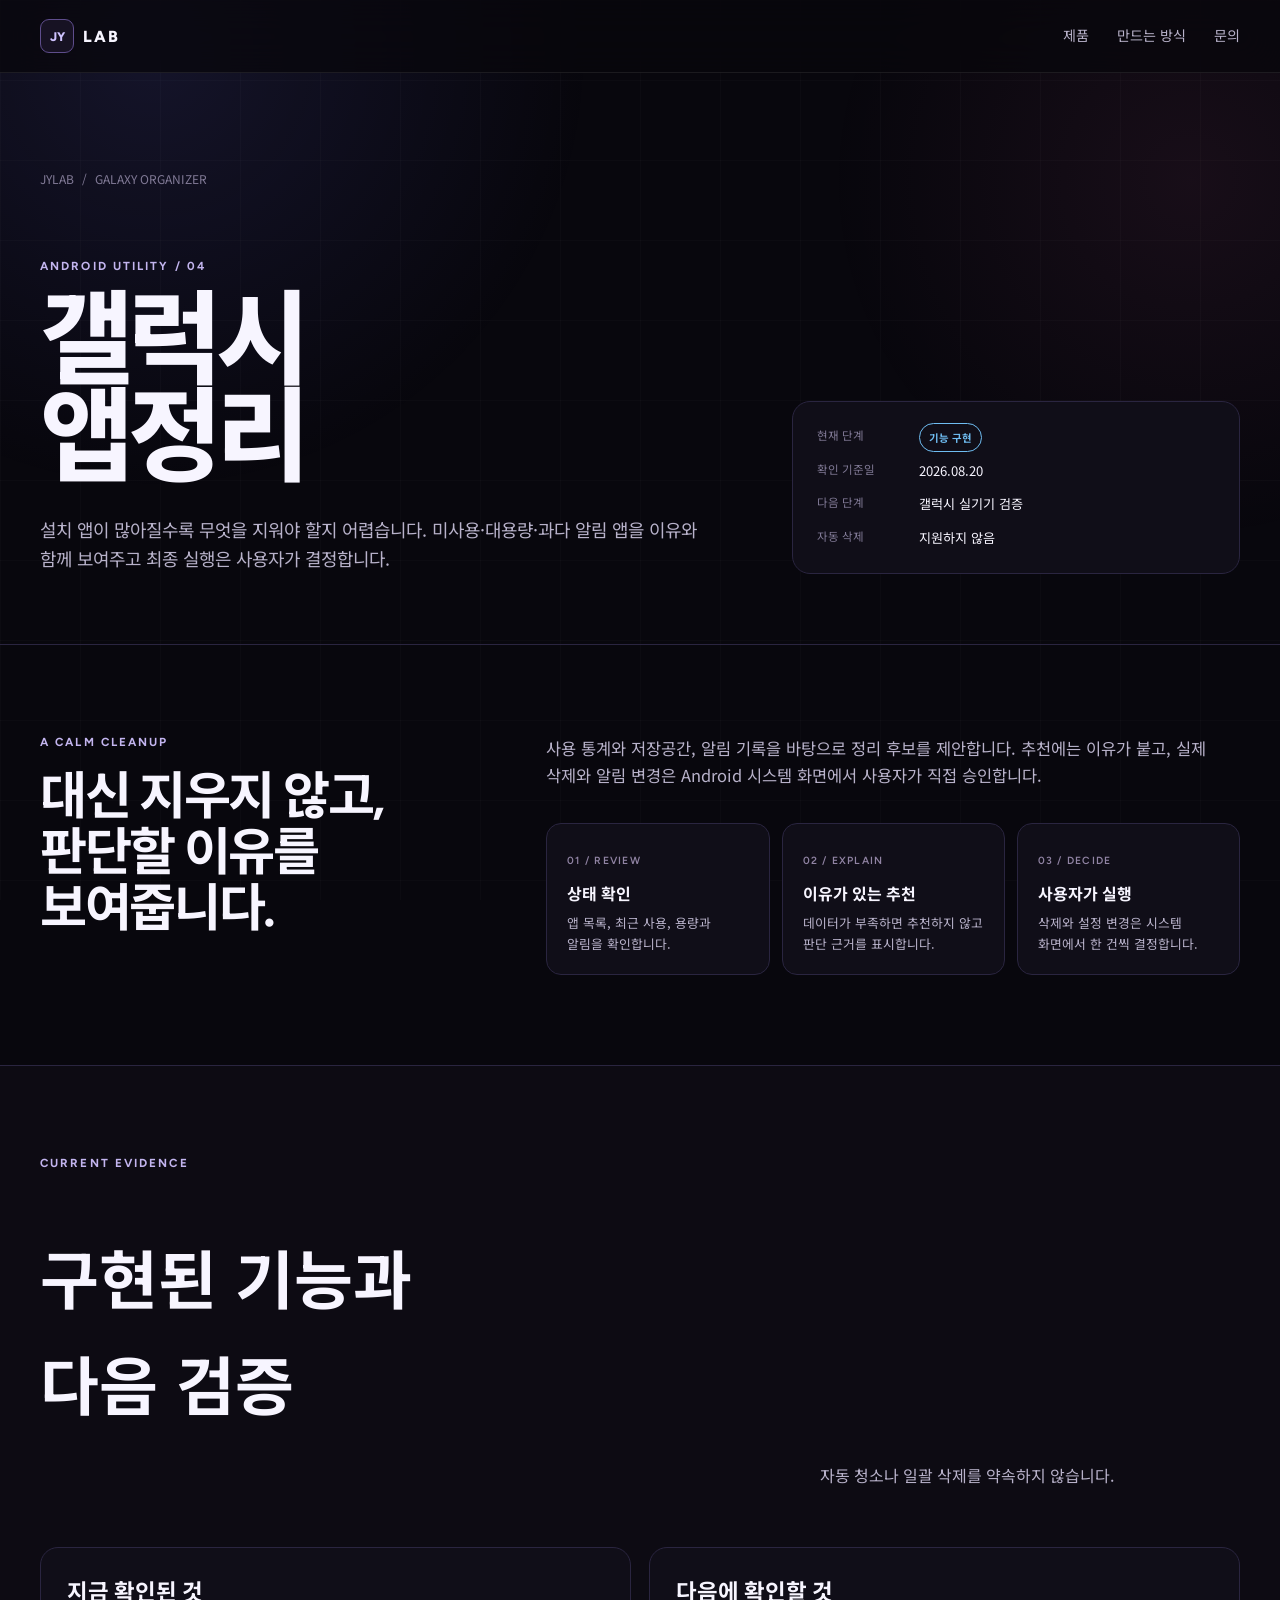
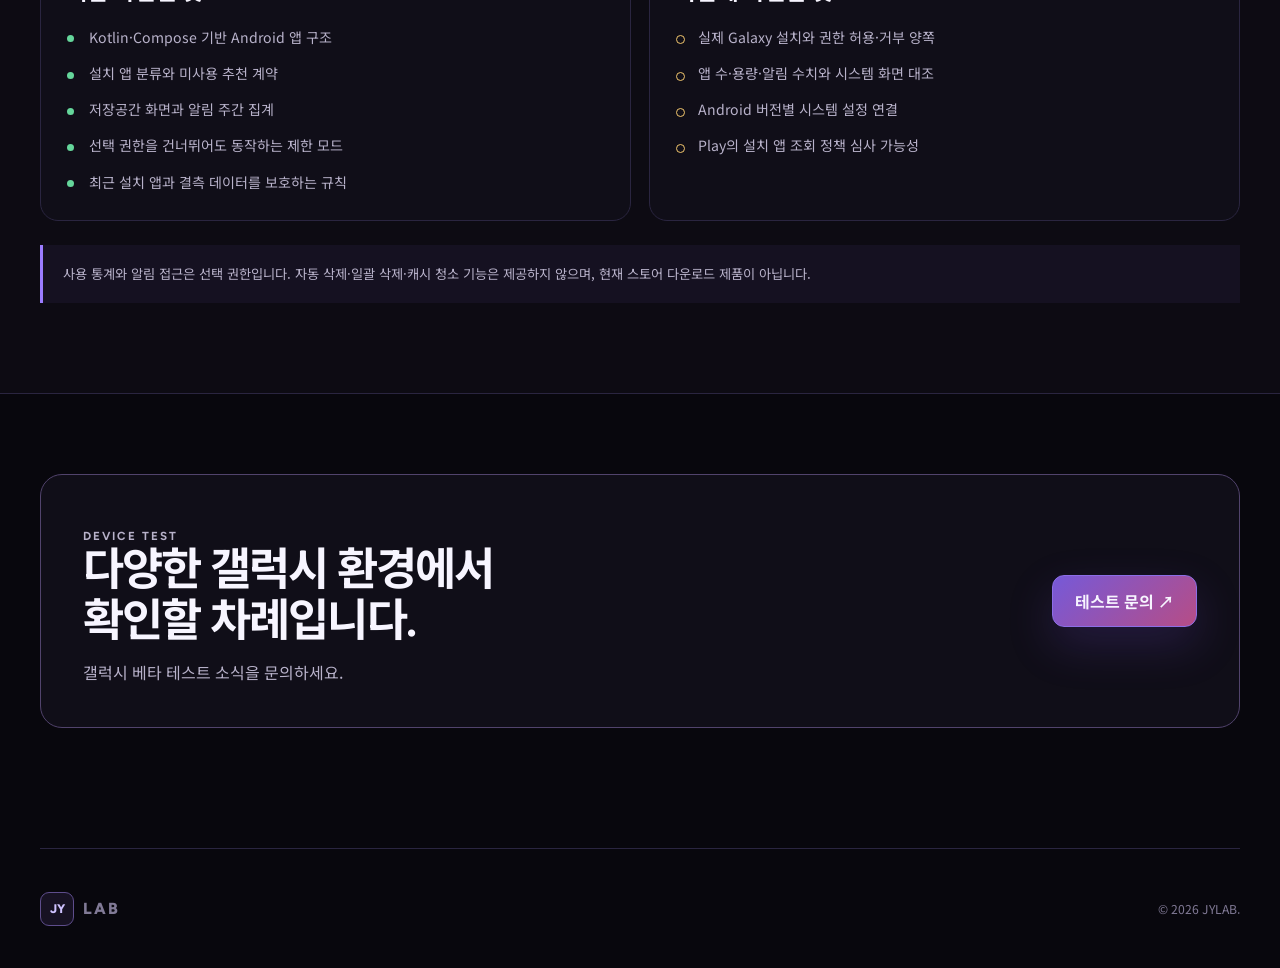
<file: products/galaxy-organizer.html>
<!doctype html><html lang="ko"><head><meta charset="utf-8"><meta name="viewport" content="width=device-width,initial-scale=1"><title>갤럭시 앱정리 — JYLAB</title><meta name="description" content="미사용·대용량·과다 알림 앱을 이유와 함께 찾아주는 Android 정리 도우미입니다."><link rel="canonical" href="https://jylab.kr/products/galaxy-organizer.html"><meta property="og:type" content="product"><meta property="og:title" content="갤럭시 앱정리 — JYLAB"><meta property="og:description" content="정리 이유를 보여주고 최종 실행은 사용자가 결정하는 Android 도우미."><meta property="og:image" content="https://jylab.kr/assets/og-products.png"><link rel="preconnect" href="https://fonts.googleapis.com"><link href="https://fonts.googleapis.com/css2?family=Figtree:wght@500;600;700;800&amp;family=Noto+Sans+KR:wght@400;500;600;700&amp;display=swap" rel="stylesheet"><link rel="stylesheet" href="../assets/site.css?v=20260820-2"></head><body><a class="skip" href="#main">본문으로 바로가기</a><header class="topbar"><nav class="shell nav"><a class="wordmark" href="../index.html"><span>JY</span>LAB</a><button class="menu" type="button" aria-expanded="false" aria-controls="nav-links">메뉴</button><div class="nav-links" id="nav-links"><a href="../index.html#products">제품</a><a href="../index.html#method">만드는 방식</a><a href="mailto:jaeyoon1725@gmail.com">문의</a></div></nav></header><main id="main">
<section class="detail-hero"><div class="shell"><div class="breadcrumb"><a href="../index.html">JYLAB</a><span>/</span><span>GALAXY ORGANIZER</span></div><div class="detail-grid"><div class="reveal"><p class="kicker">ANDROID UTILITY / 04</p><h1>갤럭시<br>앱정리</h1><p class="lede">설치 앱이 많아질수록 무엇을 지워야 할지 어렵습니다. 미사용·대용량·과다 알림 앱을 이유와 함께 보여주고 최종 실행은 사용자가 결정합니다.</p></div><aside class="status-panel reveal"><dl><dt>현재 단계</dt><dd><b class="stage">기능 구현</b></dd><dt>확인 기준일</dt><dd>2026.08.20</dd><dt>다음 단계</dt><dd>갤럭시 실기기 검증</dd><dt>자동 삭제</dt><dd>지원하지 않음</dd></dl></aside></div></div></section>
<section class="detail-section"><div class="shell detail-two"><div class="reveal"><p class="kicker">A CALM CLEANUP</p><h2>대신 지우지 않고,<br>판단할 이유를<br>보여줍니다.</h2></div><div class="detail-body reveal"><p>사용 통계와 저장공간, 알림 기록을 바탕으로 정리 후보를 제안합니다. 추천에는 이유가 붙고, 실제 삭제와 알림 변경은 Android 시스템 화면에서 사용자가 직접 승인합니다.</p><div class="flow-grid"><article class="flow-card"><span>01 / REVIEW</span><h3>상태 확인</h3><p>앱 목록, 최근 사용, 용량과 알림을 확인합니다.</p></article><article class="flow-card"><span>02 / EXPLAIN</span><h3>이유가 있는 추천</h3><p>데이터가 부족하면 추천하지 않고 판단 근거를 표시합니다.</p></article><article class="flow-card"><span>03 / DECIDE</span><h3>사용자가 실행</h3><p>삭제와 설정 변경은 시스템 화면에서 한 건씩 결정합니다.</p></article></div></div></div></section>
<section class="detail-section alt"><div class="shell"><div class="section-title reveal"><div><p class="kicker">CURRENT EVIDENCE</p><h2>구현된 기능과<br>다음 검증</h2></div><p>자동 청소나 일괄 삭제를 약속하지 않습니다.</p></div><div class="evidence-grid"><article class="evidence-card reveal"><h3>지금 확인된 것</h3><ul><li>Kotlin·Compose 기반 Android 앱 구조</li><li>설치 앱 분류와 미사용 추천 계약</li><li>저장공간 화면과 알림 주간 집계</li><li>선택 권한을 건너뛰어도 동작하는 제한 모드</li><li>최근 설치 앱과 결측 데이터를 보호하는 규칙</li></ul></article><article class="evidence-card next reveal"><h3>다음에 확인할 것</h3><ul><li>실제 Galaxy 설치와 권한 허용·거부 양쪽</li><li>앱 수·용량·알림 수치와 시스템 화면 대조</li><li>Android 버전별 시스템 설정 연결</li><li>Play의 설치 앱 조회 정책 심사 가능성</li></ul></article></div><div class="notice reveal">사용 통계와 알림 접근은 선택 권한입니다. 자동 삭제·일괄 삭제·캐시 청소 기능은 제공하지 않으며, 현재 스토어 다운로드 제품이 아닙니다.</div></div></section>
<section class="detail-cta"><div class="shell detail-cta-box reveal"><div><p class="kicker">DEVICE TEST</p><h2>다양한 갤럭시 환경에서<br>확인할 차례입니다.</h2><p>갤럭시 베타 테스트 소식을 문의하세요.</p></div><a class="button primary" href="mailto:jaeyoon1725@gmail.com?subject=갤럭시%20앱정리%20테스트%20문의">테스트 문의 ↗</a></div></section></main><footer><div class="shell footer"><a class="wordmark" href="../index.html"><span>JY</span>LAB</a><p>© 2026 JYLAB.</p></div></footer><script src="../assets/site.js?v=20260820-2"></script></body></html>
</file>
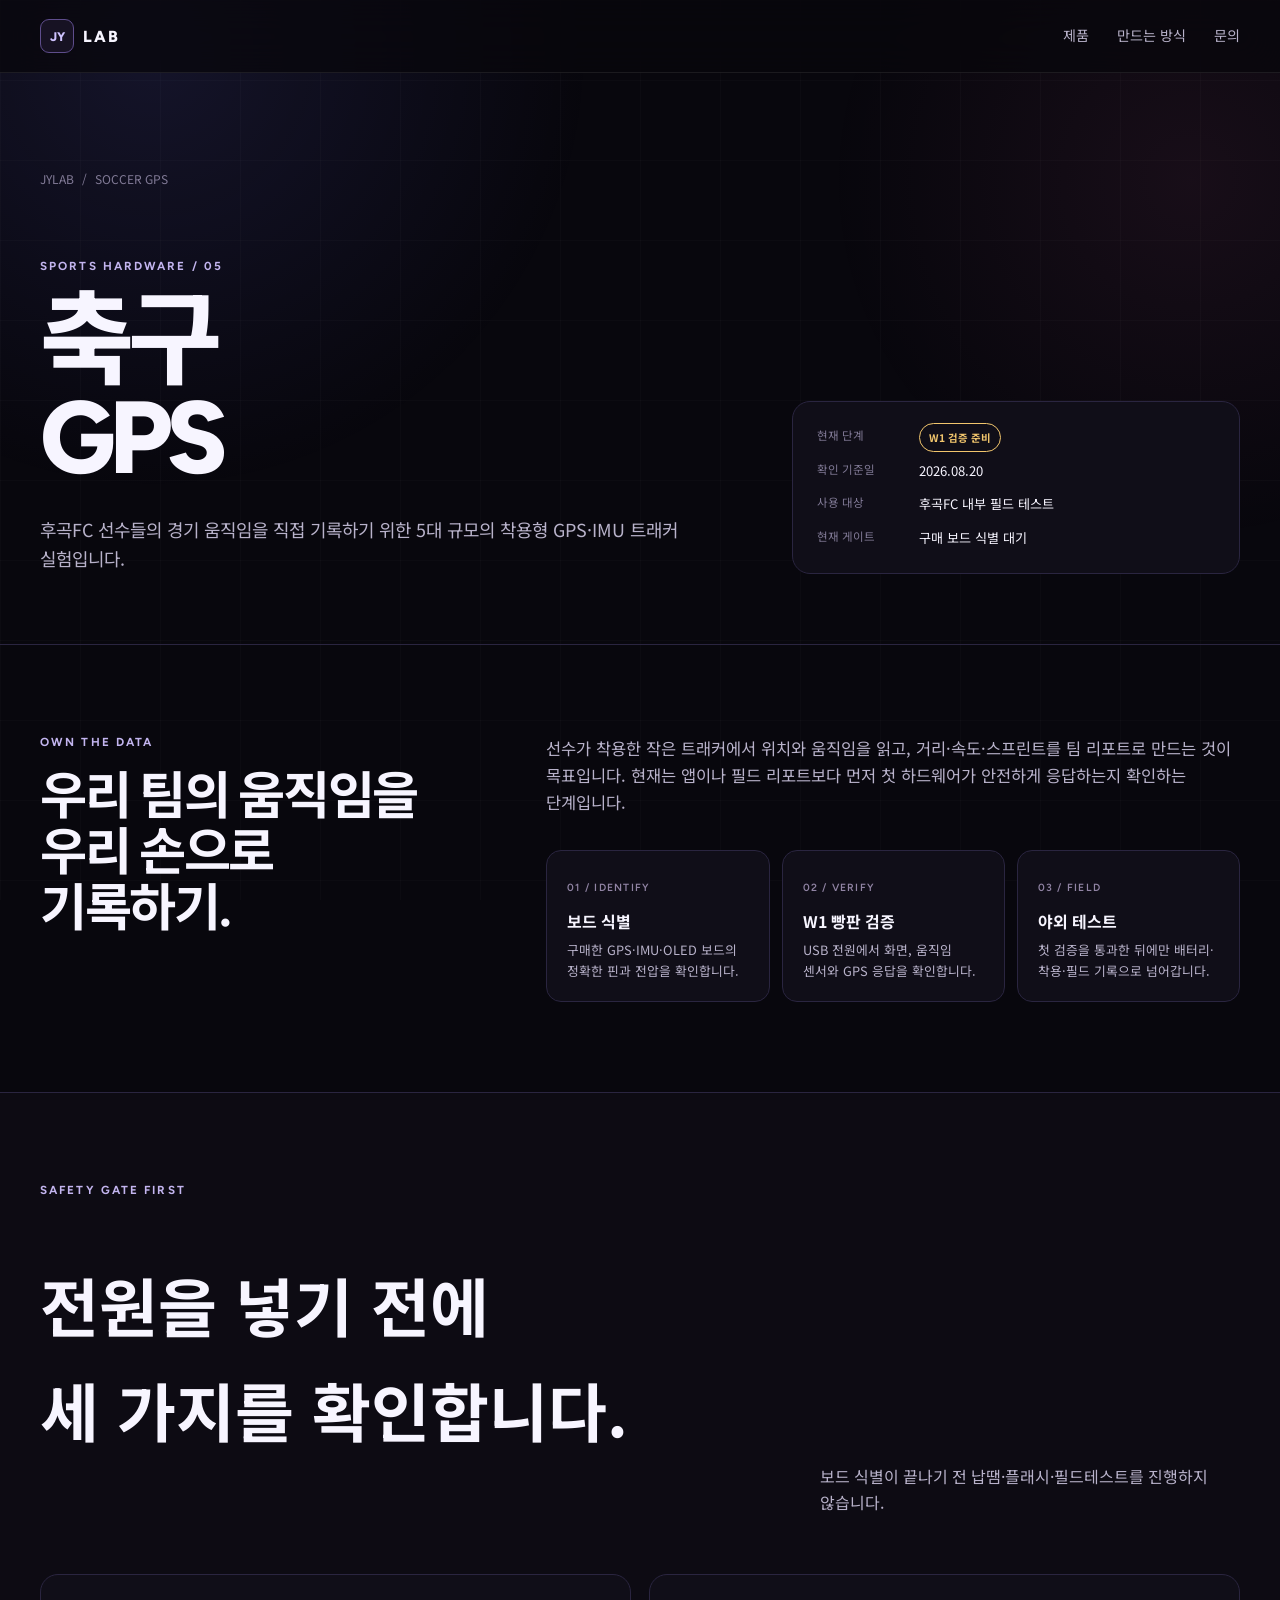
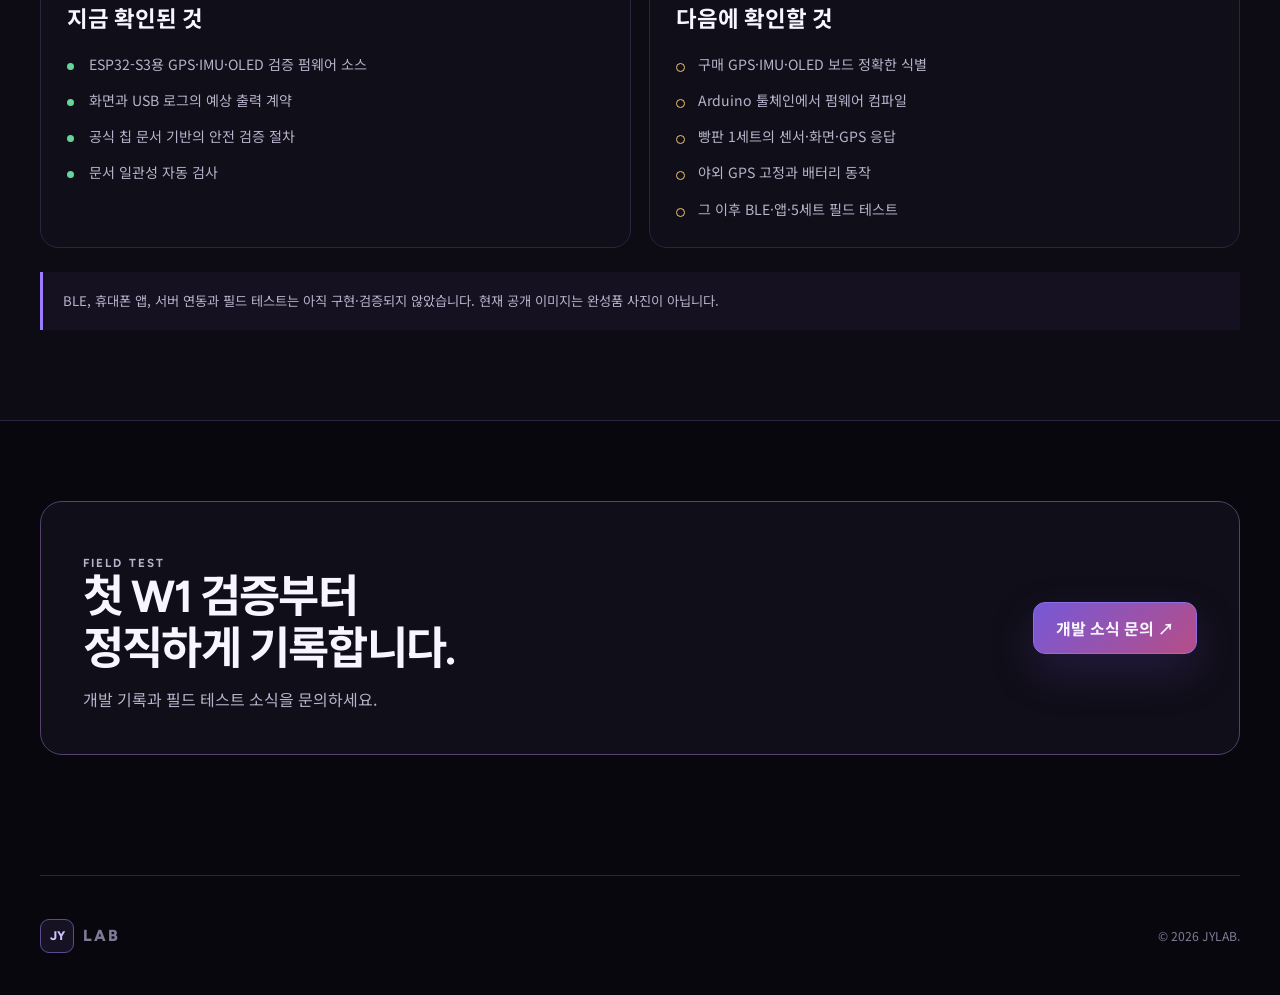
<file: products/soccer-gps.html>
<!doctype html><html lang="ko"><head><meta charset="utf-8"><meta name="viewport" content="width=device-width,initial-scale=1"><title>축구 GPS — JYLAB</title><meta name="description" content="아마추어 선수의 움직임을 직접 기록하기 위한 착용형 GPS·IMU 트래커 실험입니다."><link rel="canonical" href="https://jylab.kr/products/soccer-gps.html"><meta property="og:type" content="product"><meta property="og:title" content="축구 GPS — JYLAB"><meta property="og:description" content="후곡FC의 경기 움직임을 기록하기 위한 W1 하드웨어 검증 프로젝트."><meta property="og:image" content="https://jylab.kr/assets/og-products.png"><link rel="preconnect" href="https://fonts.googleapis.com"><link href="https://fonts.googleapis.com/css2?family=Figtree:wght@500;600;700;800&amp;family=Noto+Sans+KR:wght@400;500;600;700&amp;display=swap" rel="stylesheet"><link rel="stylesheet" href="../assets/site.css?v=20260820-2"></head><body><a class="skip" href="#main">본문으로 바로가기</a><header class="topbar"><nav class="shell nav"><a class="wordmark" href="../index.html"><span>JY</span>LAB</a><button class="menu" type="button" aria-expanded="false" aria-controls="nav-links">메뉴</button><div class="nav-links" id="nav-links"><a href="../index.html#products">제품</a><a href="../index.html#method">만드는 방식</a><a href="mailto:jaeyoon1725@gmail.com">문의</a></div></nav></header><main id="main">
<section class="detail-hero"><div class="shell"><div class="breadcrumb"><a href="../index.html">JYLAB</a><span>/</span><span>SOCCER GPS</span></div><div class="detail-grid"><div class="reveal"><p class="kicker">SPORTS HARDWARE / 05</p><h1>축구<br>GPS</h1><p class="lede">후곡FC 선수들의 경기 움직임을 직접 기록하기 위한 5대 규모의 착용형 GPS·IMU 트래커 실험입니다.</p></div><aside class="status-panel reveal"><dl><dt>현재 단계</dt><dd><b class="stage amber">W1 검증 준비</b></dd><dt>확인 기준일</dt><dd>2026.08.20</dd><dt>사용 대상</dt><dd>후곡FC 내부 필드 테스트</dd><dt>현재 게이트</dt><dd>구매 보드 식별 대기</dd></dl></aside></div></div></section>
<section class="detail-section"><div class="shell detail-two"><div class="reveal"><p class="kicker">OWN THE DATA</p><h2>우리 팀의 움직임을<br>우리 손으로<br>기록하기.</h2></div><div class="detail-body reveal"><p>선수가 착용한 작은 트래커에서 위치와 움직임을 읽고, 거리·속도·스프린트를 팀 리포트로 만드는 것이 목표입니다. 현재는 앱이나 필드 리포트보다 먼저 첫 하드웨어가 안전하게 응답하는지 확인하는 단계입니다.</p><div class="flow-grid"><article class="flow-card"><span>01 / IDENTIFY</span><h3>보드 식별</h3><p>구매한 GPS·IMU·OLED 보드의 정확한 핀과 전압을 확인합니다.</p></article><article class="flow-card"><span>02 / VERIFY</span><h3>W1 빵판 검증</h3><p>USB 전원에서 화면, 움직임 센서와 GPS 응답을 확인합니다.</p></article><article class="flow-card"><span>03 / FIELD</span><h3>야외 테스트</h3><p>첫 검증을 통과한 뒤에만 배터리·착용·필드 기록으로 넘어갑니다.</p></article></div></div></div></section>
<section class="detail-section alt"><div class="shell"><div class="section-title reveal"><div><p class="kicker">SAFETY GATE FIRST</p><h2>전원을 넣기 전에<br>세 가지를 확인합니다.</h2></div><p>보드 식별이 끝나기 전 납땜·플래시·필드테스트를 진행하지 않습니다.</p></div><div class="evidence-grid"><article class="evidence-card reveal"><h3>지금 확인된 것</h3><ul><li>ESP32-S3용 GPS·IMU·OLED 검증 펌웨어 소스</li><li>화면과 USB 로그의 예상 출력 계약</li><li>공식 칩 문서 기반의 안전 검증 절차</li><li>문서 일관성 자동 검사</li></ul></article><article class="evidence-card next reveal"><h3>다음에 확인할 것</h3><ul><li>구매 GPS·IMU·OLED 보드 정확한 식별</li><li>Arduino 툴체인에서 펌웨어 컴파일</li><li>빵판 1세트의 센서·화면·GPS 응답</li><li>야외 GPS 고정과 배터리 동작</li><li>그 이후 BLE·앱·5세트 필드 테스트</li></ul></article></div><div class="notice reveal">BLE, 휴대폰 앱, 서버 연동과 필드 테스트는 아직 구현·검증되지 않았습니다. 현재 공개 이미지는 완성품 사진이 아닙니다.</div></div></section>
<section class="detail-cta"><div class="shell detail-cta-box reveal"><div><p class="kicker">FIELD TEST</p><h2>첫 W1 검증부터<br>정직하게 기록합니다.</h2><p>개발 기록과 필드 테스트 소식을 문의하세요.</p></div><a class="button primary" href="mailto:jaeyoon1725@gmail.com?subject=축구%20GPS%20문의">개발 소식 문의 ↗</a></div></section></main><footer><div class="shell footer"><a class="wordmark" href="../index.html"><span>JY</span>LAB</a><p>© 2026 JYLAB.</p></div></footer><script src="../assets/site.js?v=20260820-2"></script></body></html>
</file>
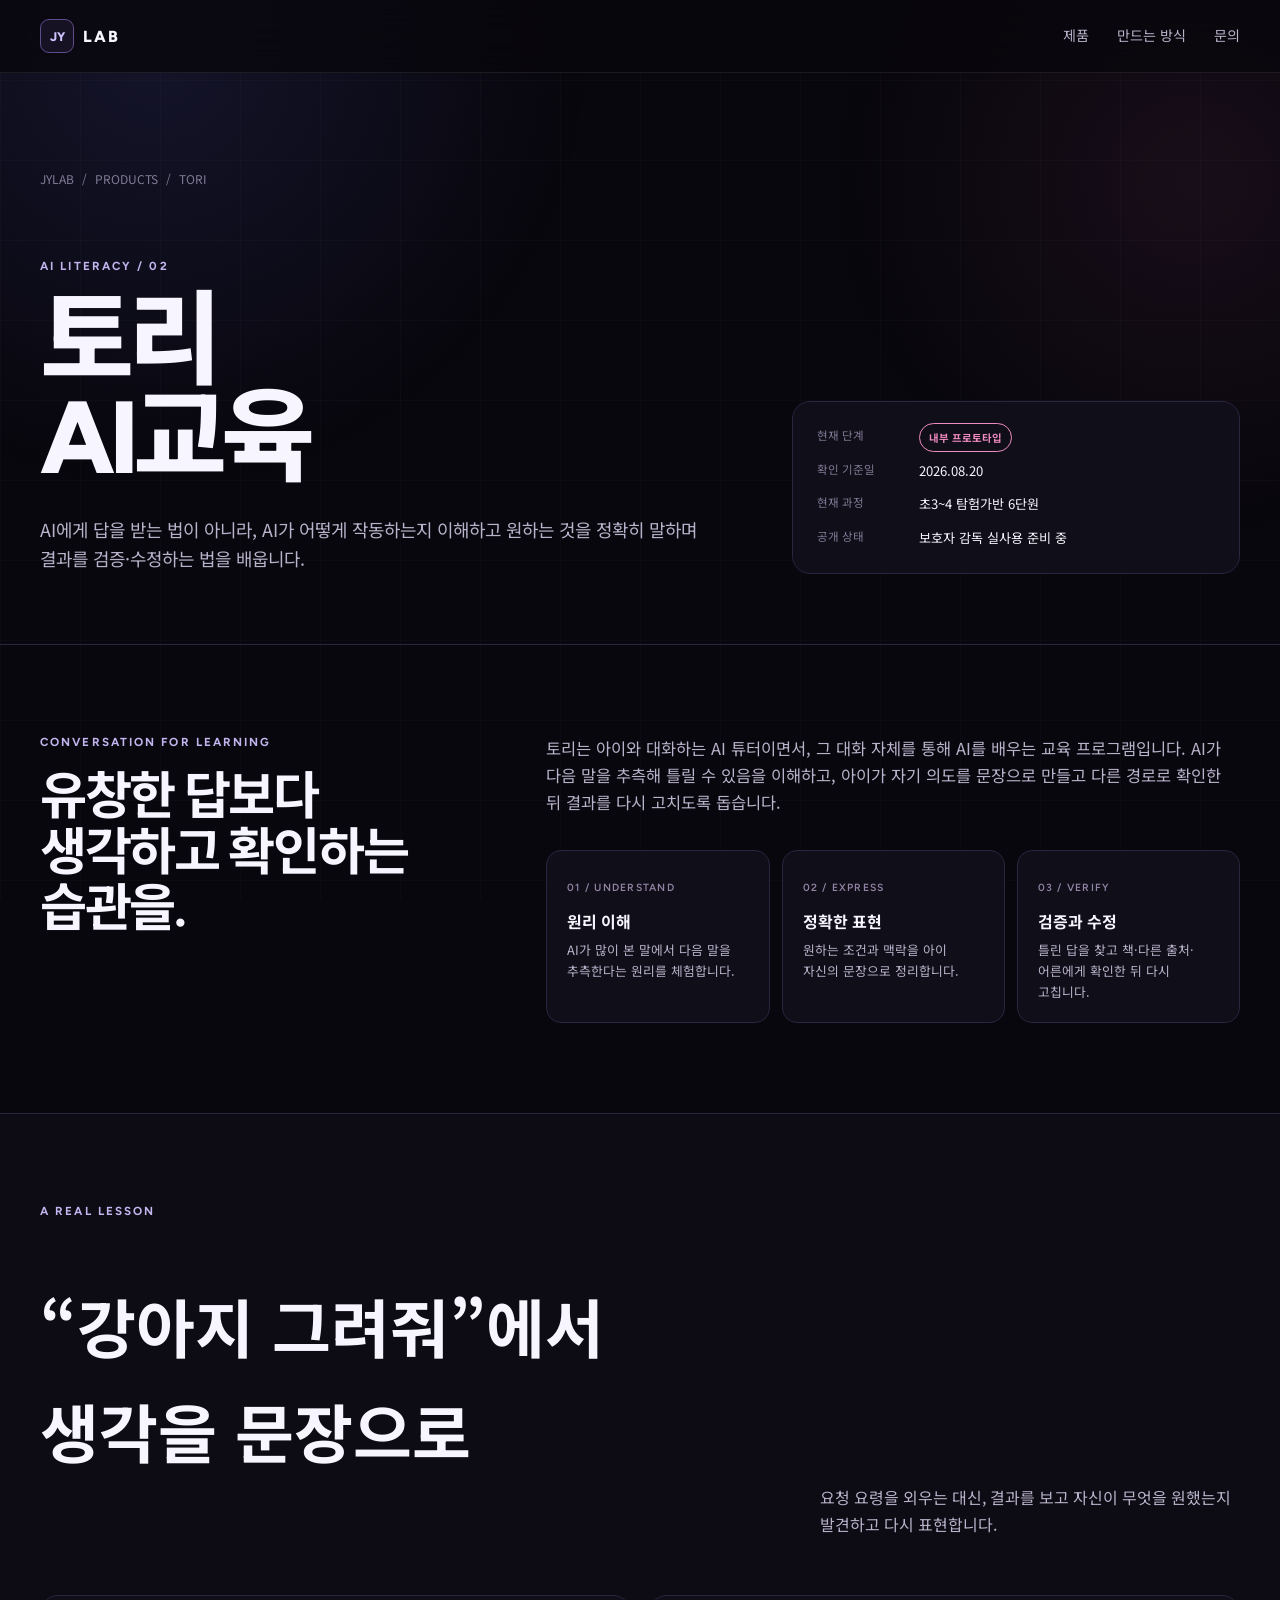
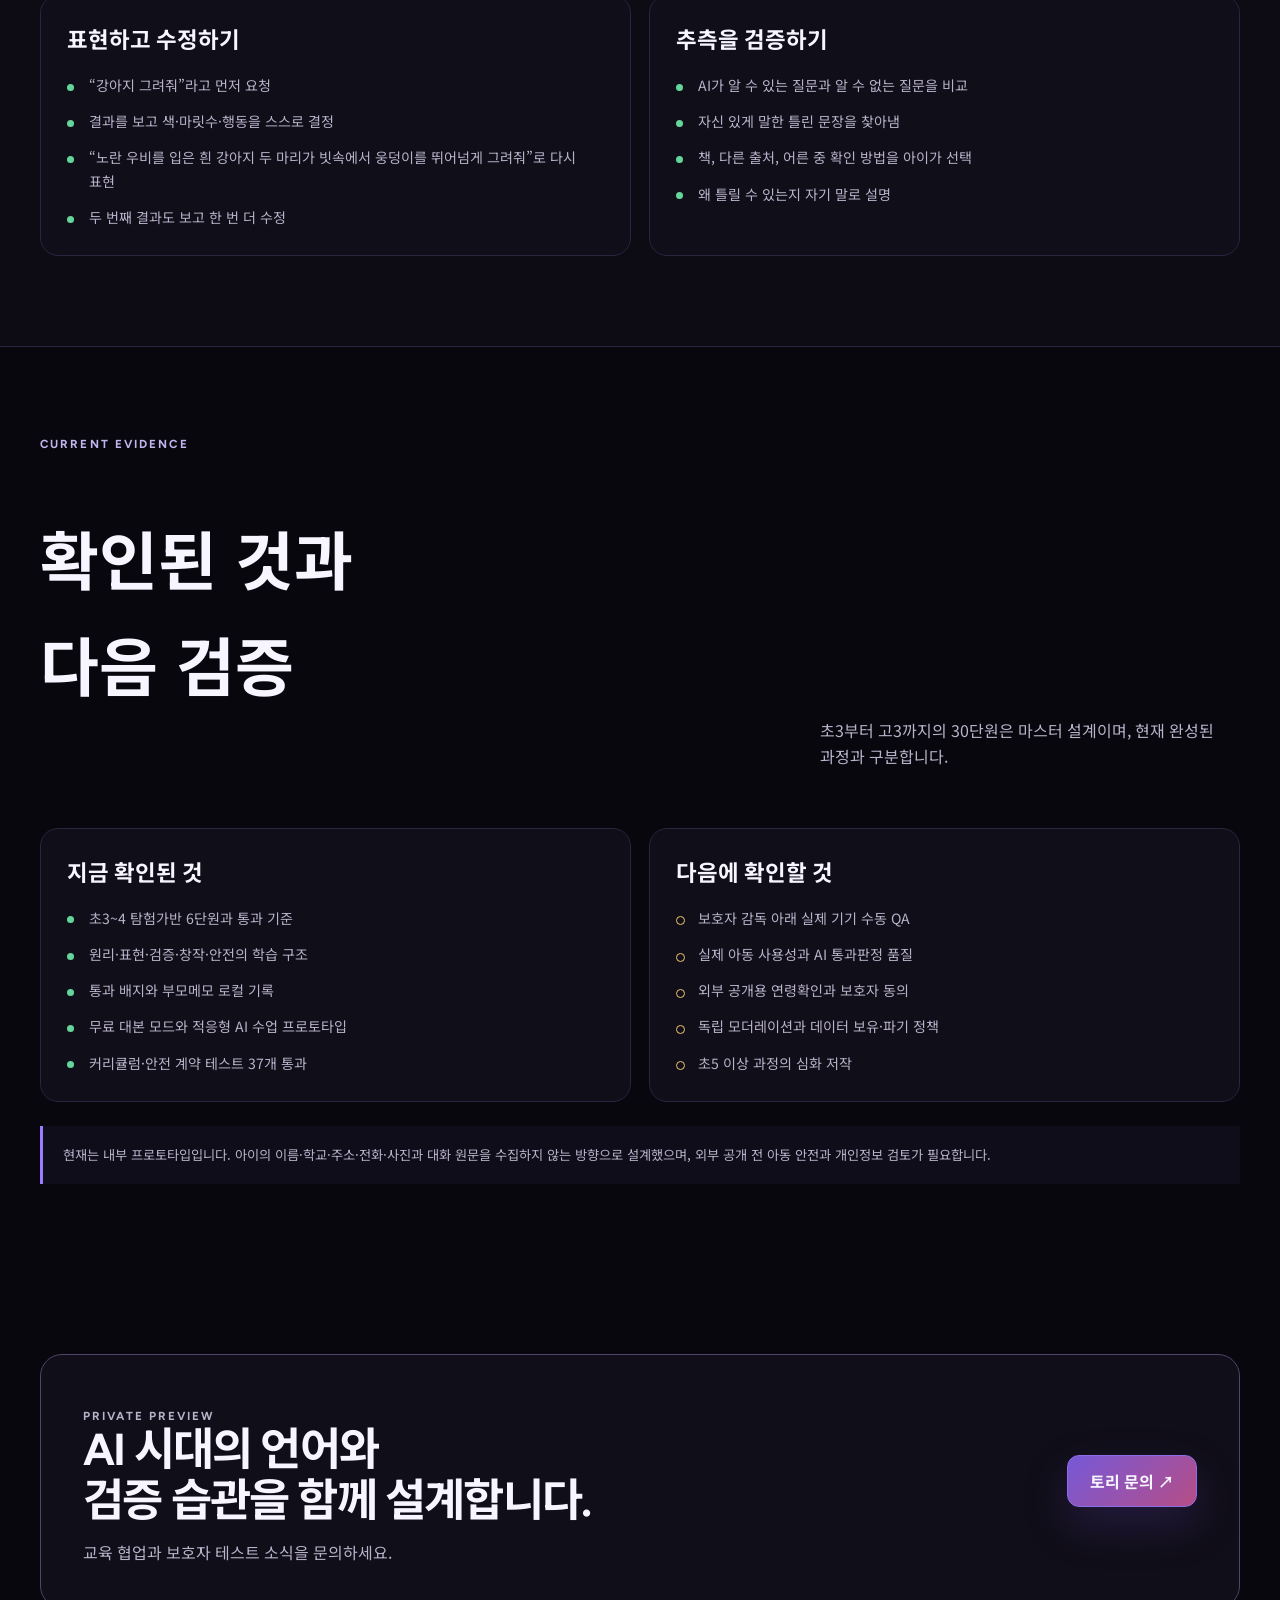
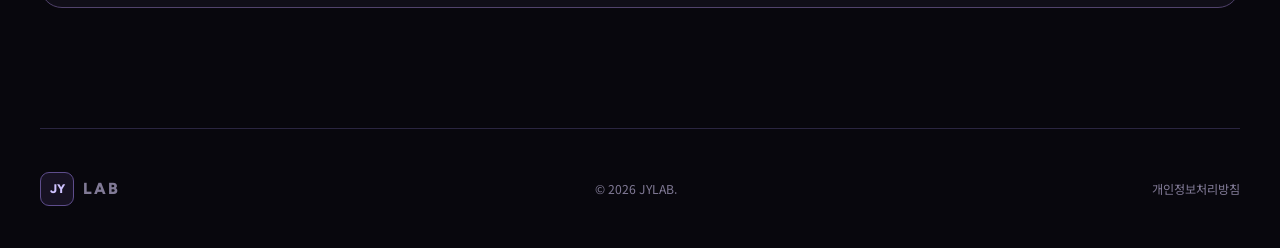
<file: products/tori.html>
<!doctype html><html lang="ko"><head><meta charset="utf-8"><meta name="viewport" content="width=device-width,initial-scale=1"><title>토리 AI교육 — JYLAB</title><meta name="description" content="아이가 AI의 원리를 이해하고 정확히 표현하며 결과를 검증·수정하는 법을 배우는 AI 교육 프로그램입니다."><link rel="canonical" href="https://jylab.kr/products/tori.html"><meta property="og:type" content="product"><meta property="og:title" content="토리 AI교육 — JYLAB"><meta property="og:description" content="답을 받는 법이 아니라 AI를 이해하고 검증하고 고쳐 쓰는 법을 배웁니다."><meta property="og:image" content="https://jylab.kr/assets/og-products.png"><meta name="twitter:card" content="summary_large_image"><link rel="preconnect" href="https://fonts.googleapis.com"><link href="https://fonts.googleapis.com/css2?family=Figtree:wght@500;600;700;800&amp;family=Noto+Sans+KR:wght@400;500;600;700&amp;display=swap" rel="stylesheet"><link rel="stylesheet" href="../assets/site.css?v=20260820-2"></head><body><a class="skip" href="#main">본문으로 바로가기</a><header class="topbar"><nav class="shell nav"><a class="wordmark" href="../index.html"><span>JY</span>LAB</a><button class="menu" type="button" aria-expanded="false" aria-controls="nav-links">메뉴</button><div class="nav-links" id="nav-links"><a href="../index.html#products">제품</a><a href="../index.html#method">만드는 방식</a><a href="mailto:jaeyoon1725@gmail.com">문의</a></div></nav></header><main id="main">
<section class="detail-hero"><div class="shell"><div class="breadcrumb"><a href="../index.html">JYLAB</a><span>/</span><a href="../index.html#products">PRODUCTS</a><span>/</span><span>TORI</span></div><div class="detail-grid"><div class="reveal"><p class="kicker">AI LITERACY / 02</p><h1>토리<br>AI교육</h1><p class="lede">AI에게 답을 받는 법이 아니라, AI가 어떻게 작동하는지 이해하고 원하는 것을 정확히 말하며 결과를 검증·수정하는 법을 배웁니다.</p></div><aside class="status-panel reveal"><dl><dt>현재 단계</dt><dd><b class="stage pink">내부 프로토타입</b></dd><dt>확인 기준일</dt><dd>2026.08.20</dd><dt>현재 과정</dt><dd>초3~4 탐험가반 6단원</dd><dt>공개 상태</dt><dd>보호자 감독 실사용 준비 중</dd></dl></aside></div></div></section>
<section class="detail-section"><div class="shell detail-two"><div class="reveal"><p class="kicker">CONVERSATION FOR LEARNING</p><h2>유창한 답보다<br>생각하고 확인하는<br>습관을.</h2></div><div class="detail-body reveal"><p>토리는 아이와 대화하는 AI 튜터이면서, 그 대화 자체를 통해 AI를 배우는 교육 프로그램입니다. AI가 다음 말을 추측해 틀릴 수 있음을 이해하고, 아이가 자기 의도를 문장으로 만들고 다른 경로로 확인한 뒤 결과를 다시 고치도록 돕습니다.</p><div class="flow-grid"><article class="flow-card"><span>01 / UNDERSTAND</span><h3>원리 이해</h3><p>AI가 많이 본 말에서 다음 말을 추측한다는 원리를 체험합니다.</p></article><article class="flow-card"><span>02 / EXPRESS</span><h3>정확한 표현</h3><p>원하는 조건과 맥락을 아이 자신의 문장으로 정리합니다.</p></article><article class="flow-card"><span>03 / VERIFY</span><h3>검증과 수정</h3><p>틀린 답을 찾고 책·다른 출처·어른에게 확인한 뒤 다시 고칩니다.</p></article></div></div></div></section>
<section class="detail-section alt"><div class="shell"><div class="section-title reveal"><div><p class="kicker">A REAL LESSON</p><h2>“강아지 그려줘”에서<br>생각을 문장으로</h2></div><p>요청 요령을 외우는 대신, 결과를 보고 자신이 무엇을 원했는지 발견하고 다시 표현합니다.</p></div><div class="evidence-grid"><article class="evidence-card reveal"><h3>표현하고 수정하기</h3><ul><li>“강아지 그려줘”라고 먼저 요청</li><li>결과를 보고 색·마릿수·행동을 스스로 결정</li><li>“노란 우비를 입은 흰 강아지 두 마리가 빗속에서 웅덩이를 뛰어넘게 그려줘”로 다시 표현</li><li>두 번째 결과도 보고 한 번 더 수정</li></ul></article><article class="evidence-card reveal"><h3>추측을 검증하기</h3><ul><li>AI가 알 수 있는 질문과 알 수 없는 질문을 비교</li><li>자신 있게 말한 틀린 문장을 찾아냄</li><li>책, 다른 출처, 어른 중 확인 방법을 아이가 선택</li><li>왜 틀릴 수 있는지 자기 말로 설명</li></ul></article></div></div></section>
<section class="detail-section"><div class="shell"><div class="section-title reveal"><div><p class="kicker">CURRENT EVIDENCE</p><h2>확인된 것과<br>다음 검증</h2></div><p>초3부터 고3까지의 30단원은 마스터 설계이며, 현재 완성된 과정과 구분합니다.</p></div><div class="evidence-grid"><article class="evidence-card reveal"><h3>지금 확인된 것</h3><ul><li>초3~4 탐험가반 6단원과 통과 기준</li><li>원리·표현·검증·창작·안전의 학습 구조</li><li>통과 배지와 부모메모 로컬 기록</li><li>무료 대본 모드와 적응형 AI 수업 프로토타입</li><li>커리큘럼·안전 계약 테스트 37개 통과</li></ul></article><article class="evidence-card next reveal"><h3>다음에 확인할 것</h3><ul><li>보호자 감독 아래 실제 기기 수동 QA</li><li>실제 아동 사용성과 AI 통과판정 품질</li><li>외부 공개용 연령확인과 보호자 동의</li><li>독립 모더레이션과 데이터 보유·파기 정책</li><li>초5 이상 과정의 심화 저작</li></ul></article></div><div class="notice reveal">현재는 내부 프로토타입입니다. 아이의 이름·학교·주소·전화·사진과 대화 원문을 수집하지 않는 방향으로 설계했으며, 외부 공개 전 아동 안전과 개인정보 검토가 필요합니다.</div></div></section>
<section class="detail-cta"><div class="shell detail-cta-box reveal"><div><p class="kicker">PRIVATE PREVIEW</p><h2>AI 시대의 언어와<br>검증 습관을 함께 설계합니다.</h2><p>교육 협업과 보호자 테스트 소식을 문의하세요.</p></div><a class="button primary" href="mailto:jaeyoon1725@gmail.com?subject=토리%20AI교육%20문의">토리 문의 ↗</a></div></section></main><footer><div class="shell footer"><a class="wordmark" href="../index.html"><span>JY</span>LAB</a><p>© 2026 JYLAB.</p><div><a href="../privacy.html">개인정보처리방침</a></div></div></footer><script src="../assets/site.js?v=20260820-2"></script></body></html>
</file>
<file: assets/site.css>
:root{color-scheme:dark;--bg:#08070d;--panel:#100e18;--panel2:#161321;--line:#2a2540;--text:#f7f5ff;--muted:#b8b2ca;--subtle:#817a96;--violet:#9b7cff;--pink:#f06daf;--green:#65d69b;--amber:#f2c66d;--blue:#6fbdf2;--ease:cubic-bezier(.16,1,.3,1);--shell:min(1200px,calc(100% - 48px))}
*{box-sizing:border-box}html{scroll-behavior:smooth}body{margin:0;background:var(--bg);color:var(--text);font-family:"Noto Sans KR",sans-serif;line-height:1.65;word-break:keep-all;overflow-wrap:anywhere}body:before{content:"";position:fixed;inset:0;z-index:-1;pointer-events:none;background:radial-gradient(circle at 12% 6%,rgba(111,114,255,.12),transparent 31%),radial-gradient(circle at 93% 20%,rgba(240,109,175,.07),transparent 26%),linear-gradient(rgba(255,255,255,.018) 1px,transparent 1px),linear-gradient(90deg,rgba(255,255,255,.018) 1px,transparent 1px);background-size:auto,auto,80px 80px,80px 80px}a{color:inherit;text-decoration:none}button,a{cursor:pointer;-webkit-tap-highlight-color:transparent}:focus-visible{outline:3px solid var(--violet);outline-offset:4px;border-radius:6px}.skip{position:fixed;top:-80px;left:16px;z-index:100;padding:12px 18px;background:white;color:#09080e}.skip:focus{top:16px}.shell{width:var(--shell);margin-inline:auto}.topbar{position:sticky;top:0;z-index:50;border-bottom:1px solid rgba(255,255,255,.08);background:rgba(8,7,13,.76);backdrop-filter:blur(18px)}.nav{min-height:72px;display:flex;align-items:center;justify-content:space-between;gap:28px}.wordmark{display:inline-flex;align-items:center;gap:9px;font:800 1rem Figtree,sans-serif;letter-spacing:.13em}.wordmark span{display:grid;place-items:center;width:34px;height:34px;border:1px solid #5e4d8c;border-radius:9px;background:#171223;color:#cfc3ff;font-size:.78rem;letter-spacing:0}.nav-links{display:flex;align-items:center;gap:28px;color:var(--muted);font-size:.88rem}.nav-links a{transition:color .2s}.nav-links a:hover{color:white}.menu{display:none;border:1px solid var(--line);background:var(--panel);color:var(--text);min-width:48px;min-height:44px;border-radius:10px}.hero{min-height:760px;display:grid;align-items:center;padding:100px 0 90px}.hero-layout{display:grid;grid-template-columns:minmax(0,1.06fr) minmax(440px,.94fr);align-items:center;gap:82px}.kicker{margin:0 0 18px;color:#c3b5ef;font:700 .73rem/1.3 Figtree,sans-serif;letter-spacing:.18em}.hero h1,.section h2,.contact h2{margin:0;font-family:Figtree,"Noto Sans KR",sans-serif;letter-spacing:-.055em;line-height:1.03}.hero h1{font-size:clamp(3.4rem,6.3vw,6.6rem)}.hero h1 em{font-style:normal;color:transparent;background:linear-gradient(100deg,#fff 2%,#cbbdff 46%,#ed7fba 98%);background-clip:text;-webkit-background-clip:text}.lead{max-width:700px;margin:30px 0 0;color:var(--muted);font-size:clamp(1rem,1.6vw,1.18rem)}.actions{display:flex;flex-wrap:wrap;gap:12px;margin-top:36px}.button{display:inline-flex;align-items:center;justify-content:center;gap:14px;min-height:52px;padding:0 22px;border:1px solid var(--line);border-radius:12px;font-weight:700;transition:transform .25s var(--ease),border-color .25s,background .25s}.button:hover{transform:translateY(-2px)}.button.primary{border-color:#8c6ee6;background:linear-gradient(135deg,#7659d8,#b64d86);box-shadow:0 18px 45px rgba(110,75,199,.22)}.button.ghost{background:rgba(255,255,255,.025)}.system-map{border:1px solid var(--line);border-radius:26px;background:rgba(15,13,23,.82);box-shadow:0 35px 90px rgba(0,0,0,.36);overflow:hidden}.map-head{display:flex;justify-content:space-between;padding:17px 20px;border-bottom:1px solid var(--line);color:var(--subtle);font:600 .67rem Figtree,sans-serif;letter-spacing:.12em}.live-dot{color:var(--green)}.live-dot:before{content:"";display:inline-block;width:6px;height:6px;margin-right:7px;border-radius:50%;background:currentColor;box-shadow:0 0 12px currentColor}.map-stage{height:390px;position:relative;background:radial-gradient(circle at 50% 50%,rgba(155,124,255,.13),transparent 31%)}.map-core{position:absolute;left:50%;top:50%;translate:-50% -50%;width:98px;height:98px;border:1px solid #6c579f;border-radius:30px;display:grid;place-items:center;background:linear-gradient(145deg,#2b2047,#151020);box-shadow:0 20px 55px rgba(0,0,0,.45);z-index:2}.map-core b{font:800 1.45rem Figtree}.map-core span{margin-top:-28px;color:#a99cbd;font:600 .58rem Figtree;letter-spacing:.2em}.map-node{position:absolute;z-index:2;width:170px;padding:14px;border:1px solid var(--line);border-radius:14px;background:#12101b;box-shadow:0 12px 30px rgba(0,0,0,.28)}.map-node small{display:block;color:#7e7393;font:600 .56rem Figtree;letter-spacing:.12em}.map-node strong{display:block;margin-top:5px;font-size:.86rem}.map-node span{display:block;margin-top:3px;color:var(--subtle);font-size:.68rem}.n-field{left:22px;top:34px}.n-product{right:22px;top:65px}.n-data{right:44px;bottom:30px}.route{position:absolute;left:50%;top:50%;width:145px;height:1px;background:linear-gradient(90deg,#67518f,transparent);transform-origin:left}.r1{transform:rotate(205deg)}.r2{transform:rotate(-34deg)}.r3{transform:rotate(34deg)}.map-caption{margin:0;padding:17px 20px;border-top:1px solid var(--line);color:var(--muted);font-size:.78rem}.manifesto{border-block:1px solid var(--line);background:#0d0b13}.statement{display:grid;grid-template-columns:220px 1fr;gap:48px;padding-block:42px}.statement span{color:#9a8daf;font:700 .7rem Figtree;letter-spacing:.16em}.statement p{max-width:850px;margin:0;font-size:clamp(1.15rem,2.5vw,1.75rem);line-height:1.5;letter-spacing:-.025em}.section{padding:125px 0}.section-title{display:grid;grid-template-columns:1fr 420px;gap:70px;align-items:end;margin-bottom:58px}.section-title h2,.contact h2{font-size:clamp(2.5rem,5vw,4.8rem)}.section-title>p{margin:0;color:var(--muted)}.axis-list{border-top:1px solid var(--line)}.axis{display:grid;grid-template-columns:70px 1fr 240px;gap:34px;align-items:start;padding:36px 0;border-bottom:1px solid var(--line);transition:background .25s}.axis:not(.featured){grid-template-columns:70px 1fr}.axis:hover{background:linear-gradient(90deg,rgba(155,124,255,.04),transparent)}.axis-no{color:#756989;font:600 .72rem Figtree;letter-spacing:.1em}.axis-label{margin:0 0 5px;color:#b3a5df;font:700 .7rem Figtree;letter-spacing:.16em}.axis h3{margin:0;font:700 clamp(1.35rem,2.5vw,2.05rem)/1.25 Figtree,"Noto Sans KR";letter-spacing:-.03em}.axis h3+p{max-width:740px;margin:12px 0 0;color:var(--muted)}.chips{display:flex;gap:8px;flex-wrap:wrap;margin-top:18px}.chips span{padding:5px 10px;border:1px solid var(--line);border-radius:99px;color:#9187a4;font-size:.7rem}.axis-proof{padding:18px;border:1px solid var(--line);border-radius:15px;background:var(--panel)}.axis-proof b,.axis-proof span{display:block;color:var(--subtle);font-size:.68rem}.axis-proof strong{display:block;margin:8px 0 2px;font:700 1.15rem Figtree}.axis-proof a{display:inline-block;margin-top:16px;color:#c9baff;font-size:.77rem;font-weight:700}.products-section{background:#0d0b13;border-block:1px solid var(--line)}.product-grid{display:grid;grid-template-columns:repeat(2,minmax(0,1fr));gap:18px}.product-card{position:relative;min-height:570px;padding:26px;border:1px solid var(--line);border-radius:24px;overflow:hidden;background:var(--panel);transition:transform .3s var(--ease),border-color .3s}.product-card:hover{transform:translateY(-5px);border-color:#665682}.product-card.happy-card{grid-column:1/-1;min-height:310px;display:grid;grid-template-columns:1fr 1fr;align-items:end}.product-meta{position:relative;z-index:2;display:flex;align-items:center;justify-content:space-between;gap:12px;color:#8d829e;font:600 .64rem Figtree;letter-spacing:.11em}.stage{padding:6px 9px;border:1px solid currentColor;border-radius:99px;color:var(--blue);font-size:.65rem;letter-spacing:0}.stage.amber{color:var(--amber)}.stage.green{color:var(--green)}.product-copy{position:absolute;z-index:3;left:26px;right:26px;bottom:27px}.product-copy h3{margin:0;font:700 clamp(2rem,4vw,3.3rem)/1.05 Figtree,"Noto Sans KR";letter-spacing:-.045em}.product-copy p{max-width:570px;margin:13px 0 0;color:var(--muted)}.product-copy ul{display:flex;flex-wrap:wrap;gap:7px;margin:17px 0 0;padding:0;list-style:none}.product-copy li{padding:5px 9px;border:1px solid rgba(255,255,255,.1);border-radius:7px;color:#a69db5;font-size:.68rem}.text-link{display:inline-block;margin-top:20px;color:#d0c5f5;font-size:.78rem;font-weight:700}.phone-stack{position:absolute;top:68px;right:5%;width:330px;height:340px}.phone-stack img{position:absolute;width:150px;border-radius:19px;border:1px solid rgba(255,255,255,.13);box-shadow:0 22px 48px rgba(0,0,0,.55)}.phone-stack img:first-child{right:130px;top:35px;transform:rotate(-7deg);opacity:.75}.phone-stack img:last-child{right:18px;top:0;transform:rotate(5deg)}.health:after,.aqua:after{content:"";position:absolute;width:430px;height:430px;right:-150px;top:40px;border-radius:50%;filter:blur(35px);background:rgba(155,124,255,.12)}.aqua:after{background:rgba(74,170,220,.11)}.aqua-visual{position:absolute;top:72px;left:50%;translate:-50%;width:310px;height:300px}.cup{position:absolute;left:82px;top:5px;width:145px;height:190px;border:2px solid rgba(150,205,230,.45);border-top:0;border-radius:5px 5px 38px 38px;background:linear-gradient(90deg,rgba(111,189,242,.04),rgba(111,189,242,.15),rgba(111,189,242,.04))}.cup:after{content:"";position:absolute;left:13px;right:13px;bottom:12px;height:105px;border-radius:0 0 28px 28px;background:linear-gradient(#6fbdf255,#6fbdf218)}.pad{position:absolute;left:60px;top:188px;width:190px;height:32px;border:1px solid #62859b;border-radius:50%;background:linear-gradient(#283542,#111820);box-shadow:0 18px 45px rgba(40,140,195,.18)}.aqua-visual i{position:absolute;padding:5px 9px;border:1px solid #334c5e;border-radius:99px;color:#8dbed8;font:600 .57rem Figtree;letter-spacing:.1em;font-style:normal}.aqua-visual i:nth-of-type(1){left:0;top:75px}.aqua-visual i:nth-of-type(2){right:-10px;top:118px}.aqua-visual i:nth-of-type(3){left:15px;top:230px}.happy-mark{align-self:center;color:#a69ab6;font-size:1.1rem}.happy-mark strong{color:white;font:700 clamp(2.2rem,5vw,4.7rem) Figtree,"Noto Sans KR";letter-spacing:-.05em}.happy-card .product-copy{position:relative;left:auto;right:auto;bottom:auto}.proof-layout{display:grid;grid-template-columns:.8fr 1.2fr;gap:100px}.proof-head{position:sticky;top:130px;align-self:start}.proof-head h2{font-size:clamp(2.4rem,4.8vw,4.5rem)}.proof-head>p:last-child{color:var(--muted);margin-top:22px}.proof-steps{margin:0;padding:0;list-style:none;border-top:1px solid var(--line)}.proof-steps li{display:grid;grid-template-columns:52px 1fr;gap:20px;padding:30px 0;border-bottom:1px solid var(--line)}.proof-steps span{color:#8b7e9e;font:600 .7rem Figtree}.proof-steps h3{margin:0;font:700 1.25rem Figtree,"Noto Sans KR"}.proof-steps p{margin:7px 0 0;color:var(--muted);font-size:.9rem}.contact{padding-top:80px}.contact-box{padding:clamp(34px,7vw,82px);border:1px solid #544574;border-radius:28px;background:radial-gradient(circle at 85% 20%,rgba(240,109,175,.13),transparent 28%),linear-gradient(140deg,#171225,#0e0c15)}.contact-box h2{max-width:850px}.contact-box>p:not(.kicker){color:var(--muted);margin:22px 0 30px}.footer{min-height:120px;display:flex;align-items:center;justify-content:space-between;gap:24px;border-top:1px solid var(--line);color:var(--subtle);font-size:.76rem}.footer div{display:flex;gap:18px}.reveal{opacity:0;transform:translateY(16px);transition:opacity .55s var(--ease),transform .55s var(--ease)}.reveal.is-in{opacity:1;transform:none}
/* Product details */
.detail-hero{padding:96px 0 70px;border-bottom:1px solid var(--line)}.breadcrumb{display:flex;gap:8px;color:var(--subtle);font-size:.75rem}.breadcrumb a:hover{color:white}.detail-grid{display:grid;grid-template-columns:1.2fr .8fr;gap:80px;align-items:end;margin-top:70px}.detail-hero h1{margin:12px 0 0;font:800 clamp(3.5rem,8vw,7.5rem)/.95 Figtree,"Noto Sans KR";letter-spacing:-.06em}.detail-hero .lede{max-width:700px;margin:28px 0 0;color:var(--muted);font-size:1.12rem}.status-panel{padding:24px;border:1px solid var(--line);border-radius:18px;background:var(--panel)}.status-panel dl{display:grid;grid-template-columns:90px 1fr;gap:12px;margin:0}.status-panel dt{color:var(--subtle);font-size:.72rem}.status-panel dd{margin:0;font-size:.82rem}.detail-section{padding:90px 0}.detail-section.alt{background:#0d0b13;border-block:1px solid var(--line)}.detail-two{display:grid;grid-template-columns:.75fr 1.25fr;gap:90px}.detail-two h2{margin:0;font:700 clamp(2rem,4vw,3.7rem)/1.1 Figtree,"Noto Sans KR";letter-spacing:-.045em}.detail-body>p{margin:0;color:var(--muted);font-size:1.03rem}.flow-grid{display:grid;grid-template-columns:repeat(3,1fr);gap:12px;margin-top:34px}.flow-card{padding:20px;border:1px solid var(--line);border-radius:15px;background:var(--panel)}.flow-card span{color:#9184a4;font:600 .65rem Figtree;letter-spacing:.12em}.flow-card h3{margin:10px 0 5px;font-size:1rem}.flow-card p{margin:0;color:var(--muted);font-size:.8rem}.evidence-grid{display:grid;grid-template-columns:1fr 1fr;gap:18px}.evidence-card{padding:26px;border:1px solid var(--line);border-radius:18px;background:var(--panel)}.evidence-card h3{margin:0 0 20px;font:700 1.4rem Figtree,"Noto Sans KR"}.evidence-card ul{display:grid;gap:13px;margin:0;padding:0;list-style:none}.evidence-card li{position:relative;padding-left:22px;color:var(--muted);font-size:.88rem}.evidence-card li:before{content:"";position:absolute;left:0;top:.7em;width:7px;height:7px;border-radius:50%;background:var(--green)}.evidence-card.next li:before{border:1px solid var(--amber);background:transparent}.notice{margin-top:24px;padding:18px 20px;border-left:3px solid var(--violet);background:rgba(155,124,255,.06);color:var(--muted);font-size:.83rem}.detail-media{display:grid;grid-template-columns:1fr 1fr;gap:16px;margin-top:35px}.detail-media figure{margin:0;padding:15px;border:1px solid var(--line);border-radius:18px;background:var(--panel)}.detail-media img{display:block;width:100%;border-radius:10px}.detail-media figcaption{margin-top:12px;color:var(--subtle);font-size:.72rem}.detail-cta{padding:80px 0 120px}.detail-cta-box{display:flex;align-items:center;justify-content:space-between;gap:40px;padding:42px;border:1px solid #51436c;border-radius:22px;background:var(--panel)}.detail-cta-box h2{margin:0;font:700 clamp(1.7rem,3.5vw,3rem)/1.15 Figtree,"Noto Sans KR";letter-spacing:-.04em}.detail-cta-box p{margin:12px 0 0;color:var(--muted)}
@media(max-width:980px){.hero-layout,.section-title,.proof-layout,.detail-grid,.detail-two{grid-template-columns:1fr}.hero-layout{gap:50px}.hero{padding-top:80px}.system-map{max-width:620px}.section-title{gap:22px}.section-title>p{max-width:660px}.axis.featured{grid-template-columns:50px 1fr}.axis-proof{grid-column:2}.proof-layout{gap:55px}.proof-head{position:static}.detail-grid{gap:38px}.detail-two{gap:35px}}
@media(max-width:720px){:root{--shell:min(100% - 28px,1200px)}.nav{min-height:64px}.menu{display:block}.nav-links{display:none;position:absolute;top:64px;left:14px;right:14px;padding:10px;border:1px solid var(--line);border-radius:14px;background:#11101a;box-shadow:0 25px 60px rgba(0,0,0,.45)}.nav-links.open{display:grid}.nav-links a{min-height:44px;display:flex;align-items:center;padding:0 10px}.hero{min-height:auto;padding:66px 0}.hero-layout{display:block}.hero h1{font-size:clamp(3rem,14.5vw,4.5rem)}.lead{font-size:.96rem}.system-map{margin-top:55px}.map-stage{height:330px}.map-node{width:142px;padding:11px}.n-field{left:12px;top:24px}.n-product{right:12px;top:65px}.n-data{right:20px;bottom:22px}.map-core{width:82px;height:82px;border-radius:25px}.route{width:105px}.statement{grid-template-columns:1fr;gap:15px;padding-block:34px}.section{padding:85px 0}.section-title{margin-bottom:40px}.section-title h2,.contact h2{font-size:clamp(2.4rem,11vw,3.5rem)}.axis,.axis:not(.featured),.axis.featured{grid-template-columns:38px 1fr;gap:12px;padding:28px 0}.axis-proof{grid-column:2;width:100%}.product-grid{grid-template-columns:1fr}.product-card{min-height:540px}.product-card.happy-card{grid-column:auto;min-height:390px;display:block}.happy-mark{margin-top:70px}.happy-card .product-copy{position:absolute;left:26px;right:26px;bottom:27px}.phone-stack{right:-40px;transform:scale(.88);transform-origin:top right}.aqua-visual{transform:scale(.9);transform-origin:top center}.footer{align-items:flex-start;flex-direction:column;padding-block:28px}.flow-grid,.evidence-grid,.detail-media{grid-template-columns:1fr}.detail-hero{padding:64px 0 50px}.detail-grid{margin-top:46px}.detail-hero h1{font-size:clamp(3.2rem,16vw,5rem)}.detail-section{padding:65px 0}.detail-cta-box{align-items:flex-start;flex-direction:column;padding:28px}.detail-cta{padding:55px 0 85px}}
@media(max-width:390px){.hero h1{font-size:2.85rem}.map-node{width:128px}.map-node span{font-size:.61rem}.product-meta>span{max-width:160px}.product-card{padding:20px}.product-copy{left:20px;right:20px}}
@media(prefers-reduced-motion:reduce){html{scroll-behavior:auto}*,*:before,*:after{transition-duration:.01ms!important;animation:none!important}.reveal{opacity:1;transform:none}}
html,body{max-width:100%;overflow-x:hidden}
@media(max-width:390px){.hero h1{font-size:2.48rem;letter-spacing:-.065em}.lead,.detail-hero .lede{word-break:normal;overflow-wrap:anywhere}}
@media(max-width:720px){.shell{width:calc(100vw - 28px);max-width:calc(100vw - 28px)}.hero-layout,.hero-copy,.system-map,.detail-grid,.detail-grid>*{min-width:0;max-width:100%}.hero h1{font-size:clamp(2.35rem,12vw,3.25rem)}.lead,.detail-hero .lede{max-width:100%;word-break:normal;overflow-wrap:anywhere}.system-map{width:100%}.map-stage{overflow:hidden}.detail-hero h1{font-size:clamp(3rem,15vw,4.6rem)}}
/* Product-first homepage */
.product-hero{min-height:740px}.portfolio-board{border:1px solid var(--line);border-radius:26px;background:rgba(15,13,23,.84);overflow:hidden;box-shadow:0 35px 90px rgba(0,0,0,.34)}.board-head{display:flex;justify-content:space-between;padding:17px 20px;border-bottom:1px solid var(--line);color:var(--subtle);font:600 .67rem Figtree;letter-spacing:.12em}.product-orbit{position:relative;height:390px;background:radial-gradient(circle at 50% 50%,rgba(155,124,255,.14),transparent 30%)}.product-orbit:before,.product-orbit:after{content:"";position:absolute;left:50%;top:50%;translate:-50% -50%;border:1px solid rgba(155,124,255,.18);border-radius:50%}.product-orbit:before{width:300px;height:300px}.product-orbit:after{width:190px;height:190px}.orbit-center{position:absolute;z-index:2;left:50%;top:50%;translate:-50% -50%;display:grid;place-items:center;width:92px;height:92px;border:1px solid #6c579f;border-radius:28px;background:linear-gradient(145deg,#2b2047,#151020)}.orbit-center b{font:800 1.3rem Figtree}.orbit-center small{margin-top:-25px;color:#a99cbd;font:600 .58rem Figtree;letter-spacing:.2em}.orbit-label{position:absolute;z-index:3;padding:10px 13px;border:1px solid var(--line);border-radius:12px;background:#12101b;color:var(--muted);font-size:.72rem;transition:border-color .2s,color .2s}.orbit-label:hover{border-color:#7a65a6;color:white}.o1{left:24px;top:35px}.o2{right:23px;top:52px}.o3{left:12px;top:180px}.o4{right:8px;top:190px}.o5{left:55px;bottom:30px}.o6{right:47px;bottom:28px}.catalog-grid{display:grid;grid-template-columns:repeat(2,minmax(0,1fr));gap:18px}.catalog-card{position:relative;min-height:410px;padding:24px;border:1px solid var(--line);border-radius:22px;overflow:hidden;background:var(--panel);transition:transform .3s var(--ease),border-color .3s}.catalog-card:hover{transform:translateY(-4px);border-color:#665682}.catalog-card.catalog-feature{min-height:560px}.catalog-card .product-copy{left:24px;right:24px;bottom:24px}.catalog-card .product-copy h3{font-size:clamp(1.9rem,3.4vw,3rem)}.stage.pink{color:#ee8bc1}.tori{background:radial-gradient(circle at 80% 20%,rgba(240,109,175,.13),transparent 32%),var(--panel)}.tori-path{position:absolute;left:24px;right:24px;top:100px;display:grid;grid-template-columns:1fr auto 1fr auto 1fr auto 1fr;align-items:center;gap:8px}.tori-path span{display:grid;place-items:center;min-height:72px;padding:9px;border:1px solid #463953;border-radius:13px;background:#17121d;color:#d9cade;font-size:.72rem;text-align:center}.tori-path i{color:#6f637d;font-style:normal}.mini-visual{position:absolute;left:50%;top:68px;translate:-50%;width:230px;height:180px}.aqua-mini span{position:absolute;left:35px;right:35px;bottom:40px;height:42px;border:1px solid #54768b;border-radius:50%;background:linear-gradient(#253440,#101820);box-shadow:0 14px 35px rgba(60,160,210,.12)}.aqua-mini span:before{content:"";position:absolute;left:50%;bottom:25px;translate:-50%;width:92px;height:110px;border:1px solid rgba(111,189,242,.45);border-top:0;border-radius:4px 4px 28px 28px;background:linear-gradient(90deg,transparent,rgba(111,189,242,.13),transparent)}.galaxy-mini{display:grid;grid-template-columns:repeat(2,62px);place-content:center;gap:10px}.galaxy-mini span{height:62px;border:1px solid #46516e;border-radius:17px;background:linear-gradient(145deg,#232b42,#151927)}.galaxy-mini span:nth-child(2){background:linear-gradient(145deg,#3e2650,#1a1421)}.galaxy-mini span:nth-child(3){background:linear-gradient(145deg,#1e413b,#111c1a)}.galaxy-mini span:nth-child(4){opacity:.45}.gps-mini{border:1px solid rgba(111,114,255,.25);border-radius:50%}.gps-mini span{position:absolute;left:50%;top:50%;translate:-50% -50%;width:38px;height:38px;border:1px solid #888cff;border-radius:50%;background:#1b1a31}.gps-mini i{position:absolute;width:8px;height:8px;border-radius:50%;background:#767bff;box-shadow:0 0 14px #767bff}.gps-mini i:nth-of-type(1){left:35px;top:42px}.gps-mini i:nth-of-type(2){right:28px;top:76px}.gps-mini i:nth-of-type(3){left:75px;bottom:20px}.weekly-visual{position:absolute;left:24px;right:24px;top:80px;color:#948aa3;font-size:.85rem}.weekly-visual strong{display:inline-block;margin-top:5px;color:#f2edf8;font:700 clamp(1.7rem,3vw,2.35rem)/1.16 Figtree,"Noto Sans KR";letter-spacing:-.04em}.catalog-card.happy .product-copy h3{font-size:2rem}
@media(max-width:980px){.portfolio-board{max-width:620px}}
@media(max-width:720px){.portfolio-board{width:100%;margin-top:52px}.product-orbit{height:350px}.orbit-label{font-size:.65rem;padding:8px 10px}.o1{left:10px}.o2{right:10px}.o3{left:5px}.o4{right:5px}.o5{left:20px}.o6{right:20px}.catalog-grid{grid-template-columns:1fr}.catalog-card,.catalog-card.catalog-feature{min-height:460px}.catalog-card .phone-stack{transform:scale(.76);right:-65px}.tori-path{grid-template-columns:1fr 1fr;top:84px}.tori-path i{display:none}.tori-path span{min-height:54px}.catalog-card.happy .product-copy h3{font-size:1.85rem}.weekly-visual strong{font-size:1.75rem}}
</file>
